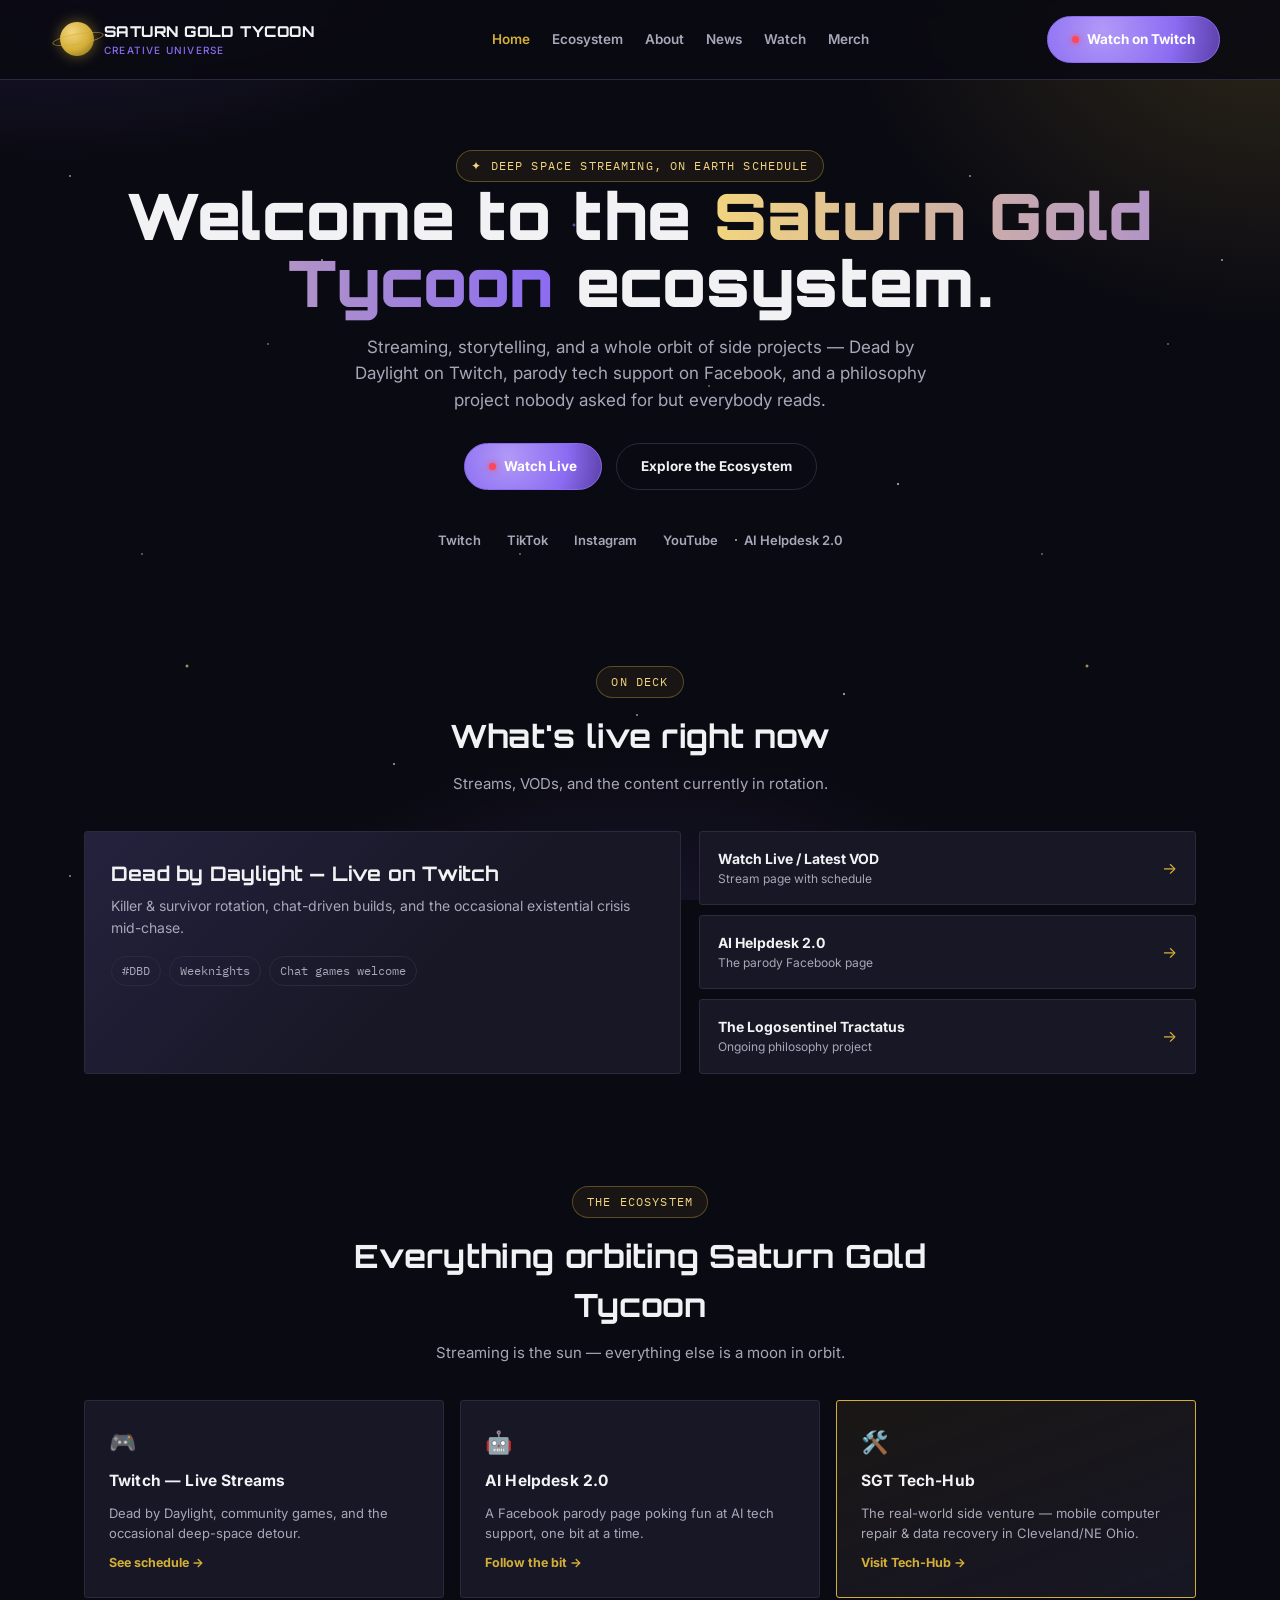
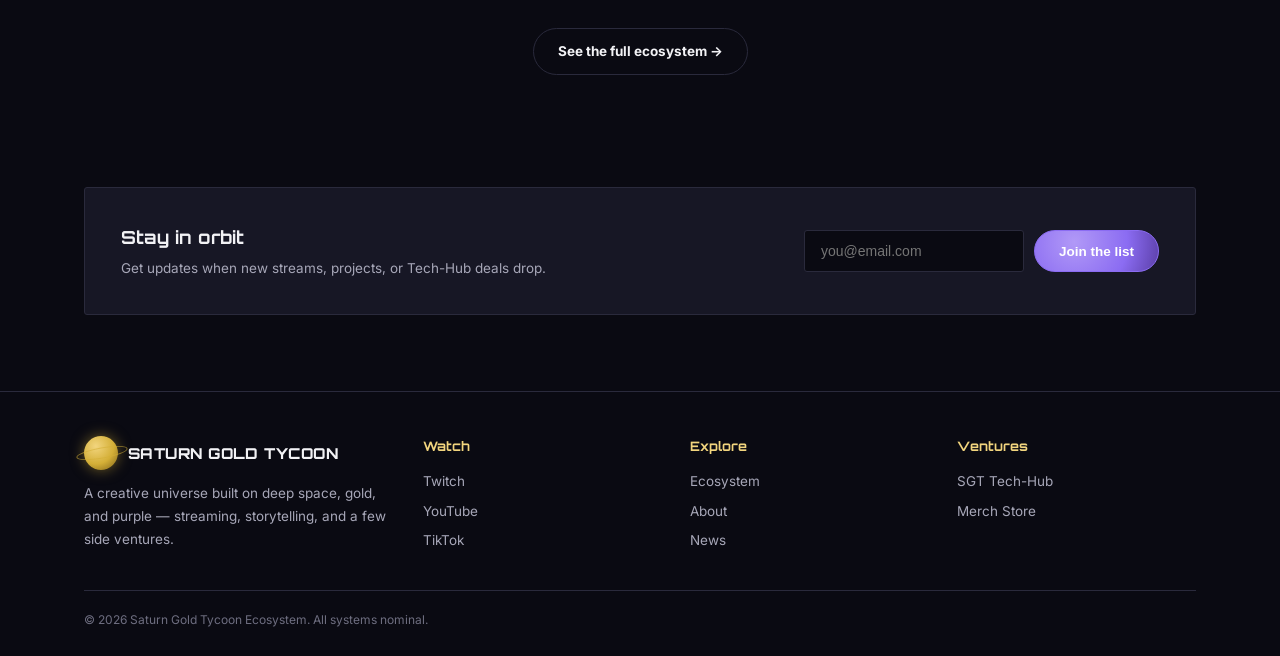
<file: index.html>
<!DOCTYPE html>
<html lang="en">
<head>
<meta charset="UTF-8">
<meta name="viewport" content="width=device-width, initial-scale=1.0">
<title>Saturn Gold Tycoon</title>
<meta name="description" content="Saturn Gold Tycoon — Twitch streamer, Dead by Daylight, and a whole ecosystem of side projects. Watch live and explore.">
<link rel="preconnect" href="https://fonts.googleapis.com">
<link rel="preconnect" href="https://fonts.gstatic.com" crossorigin>
<link href="https://fonts.googleapis.com/css2?family=Orbitron:wght@600;700;800;900&family=Inter:wght@400;500;600;700&family=IBM+Plex+Mono:wght@500&display=swap" rel="stylesheet">
<link rel="stylesheet" href="style.css">
</head>
<body>
<div class="cosmos"></div>

<header>
  <div class="wrap header-row">
    <a href="index.html" class="brand">
      <div class="ring"></div>
      <div class="brand-text">SATURN GOLD TYCOON<span class="sub">Creative Universe</span></div>
    </a>
    <nav>
      <a href="index.html" class="active">Home</a>
      <a href="ecosystem.html">Ecosystem</a>
      <a href="about.html">About</a>
      <a href="news.html">News</a>
      <a href="twitch.html">Watch</a>
      <a href="merch.html">Merch</a>
    </nav>
    <a href="https://twitch.tv/saturngoldtycoon" class="btn btn-purple"><span class="live-dot"></span>Watch on Twitch</a>
  </div>
</header>

<section class="hero">
  <div class="wrap">
    <span class="eyebrow">✦ Deep space streaming, on Earth schedule</span>
    <h1>Welcome to the <span class="accent">Saturn Gold Tycoon</span> ecosystem.</h1>
    <p>Streaming, storytelling, and a whole orbit of side projects — Dead by Daylight on Twitch, parody tech support on Facebook, and a philosophy project nobody asked for but everybody reads.</p>
    <div class="hero-ctas">
      <a href="https://twitch.tv/saturngoldtycoon" class="btn btn-purple"><span class="live-dot"></span>Watch Live</a>
      <a href="ecosystem.html" class="btn btn-ghost">Explore the Ecosystem</a>
    </div>
    <div class="platform-strip">
      <a href="https://twitch.tv/saturngoldtycoon">Twitch</a>
      <a href="https://tiktok.com/@saturngoldtycoon">TikTok</a>
      <a href="https://instagram.com/saturngoldtycoon">Instagram</a>
      <a href="https://youtube.com/@saturngoldtycoon">YouTube</a>
      <a href="ecosystem.html#ai-helpdesk">AI Helpdesk 2.0</a>
    </div>
  </div>
</section>

<section id="now">
  <div class="wrap">
    <div class="section-head">
      <span class="eyebrow">On deck</span>
      <h2>What's live right now</h2>
      <p>Streams, VODs, and the content currently in rotation.</p>
    </div>
    <div class="content-grid">
      <div class="now-card">
        <h3>Dead by Daylight — Live on Twitch</h3>
        <p>Killer &amp; survivor rotation, chat-driven builds, and the occasional existential crisis mid-chase.</p>
        <div class="tag-row">
          <span class="tag">#DBD</span>
          <span class="tag">Weeknights</span>
          <span class="tag">Chat games welcome</span>
        </div>
      </div>
      <div class="link-list">
        <a href="twitch.html" class="link-card"><div><div class="t">Watch Live / Latest VOD</div><div class="d">Stream page with schedule</div></div><span class="arrow">→</span></a>
        <a href="ecosystem.html#ai-helpdesk" class="link-card"><div><div class="t">AI Helpdesk 2.0</div><div class="d">The parody Facebook page</div></div><span class="arrow">→</span></a>
        <a href="ecosystem.html#tractatus" class="link-card"><div><div class="t">The Logosentinel Tractatus</div><div class="d">Ongoing philosophy project</div></div><span class="arrow">→</span></a>
      </div>
    </div>
  </div>
</section>

<section id="ecosystem-preview">
  <div class="wrap">
    <div class="section-head">
      <span class="eyebrow">The ecosystem</span>
      <h2>Everything orbiting Saturn Gold Tycoon</h2>
      <p>Streaming is the sun — everything else is a moon in orbit.</p>
    </div>
    <div class="eco-grid">
      <div class="eco-card">
        <div class="eco-icon">🎮</div>
        <h4>Twitch — Live Streams</h4>
        <p>Dead by Daylight, community games, and the occasional deep-space detour.</p>
        <a href="twitch.html">See schedule →</a>
      </div>
      <div class="eco-card">
        <div class="eco-icon">🤖</div>
        <h4>AI Helpdesk 2.0</h4>
        <p>A Facebook parody page poking fun at AI tech support, one bit at a time.</p>
        <a href="ecosystem.html#ai-helpdesk">Follow the bit →</a>
      </div>
      <div class="eco-card featured">
        <div class="eco-icon">🛠️</div>
        <h4>SGT Tech-Hub</h4>
        <p>The real-world side venture — mobile computer repair &amp; data recovery in Cleveland/NE Ohio.</p>
        <a href="tech-hub/index.html">Visit Tech-Hub →</a>
      </div>
    </div>
    <div style="text-align:center;margin-top:30px;">
      <a href="ecosystem.html" class="btn btn-ghost">See the full ecosystem →</a>
    </div>
  </div>
</section>

<section>
  <div class="wrap">
    <div class="newsletter">
      <div>
        <h3>Stay in orbit</h3>
        <p>Get updates when new streams, projects, or Tech-Hub deals drop.</p>
      </div>
      <form id="newsletterForm">
        <input type="email" placeholder="you@email.com" required>
        <button class="btn btn-purple" type="submit">Join the list</button>
      </form>
    </div>
  </div>
</section>

<footer>
  <div class="wrap">
    <div class="footer-grid">
      <div>
        <div class="brand" style="margin-bottom:12px;"><div class="ring"></div><div class="brand-text">SATURN GOLD TYCOON</div></div>
        <p>A creative universe built on deep space, gold, and purple — streaming, storytelling, and a few side ventures.</p>
      </div>
      <div>
        <h5>Watch</h5>
        <ul>
          <li><a href="https://twitch.tv/saturngoldtycoon">Twitch</a></li>
          <li><a href="https://youtube.com/@saturngoldtycoon">YouTube</a></li>
          <li><a href="https://tiktok.com/@saturngoldtycoon">TikTok</a></li>
        </ul>
      </div>
      <div>
        <h5>Explore</h5>
        <ul>
          <li><a href="ecosystem.html">Ecosystem</a></li>
          <li><a href="about.html">About</a></li>
          <li><a href="news.html">News</a></li>
        </ul>
      </div>
      <div>
        <h5>Ventures</h5>
        <ul>
          <li><a href="tech-hub/index.html">SGT Tech-Hub</a></li>
          <li><a href="merch.html">Merch Store</a></li>
        </ul>
      </div>
    </div>
    <div class="footer-bottom">
      <span>© 2026 Saturn Gold Tycoon Ecosystem. All systems nominal.</span>
    </div>
  </div>
</footer>

<script src="script.js"></script>
</body>
</html>
</file>
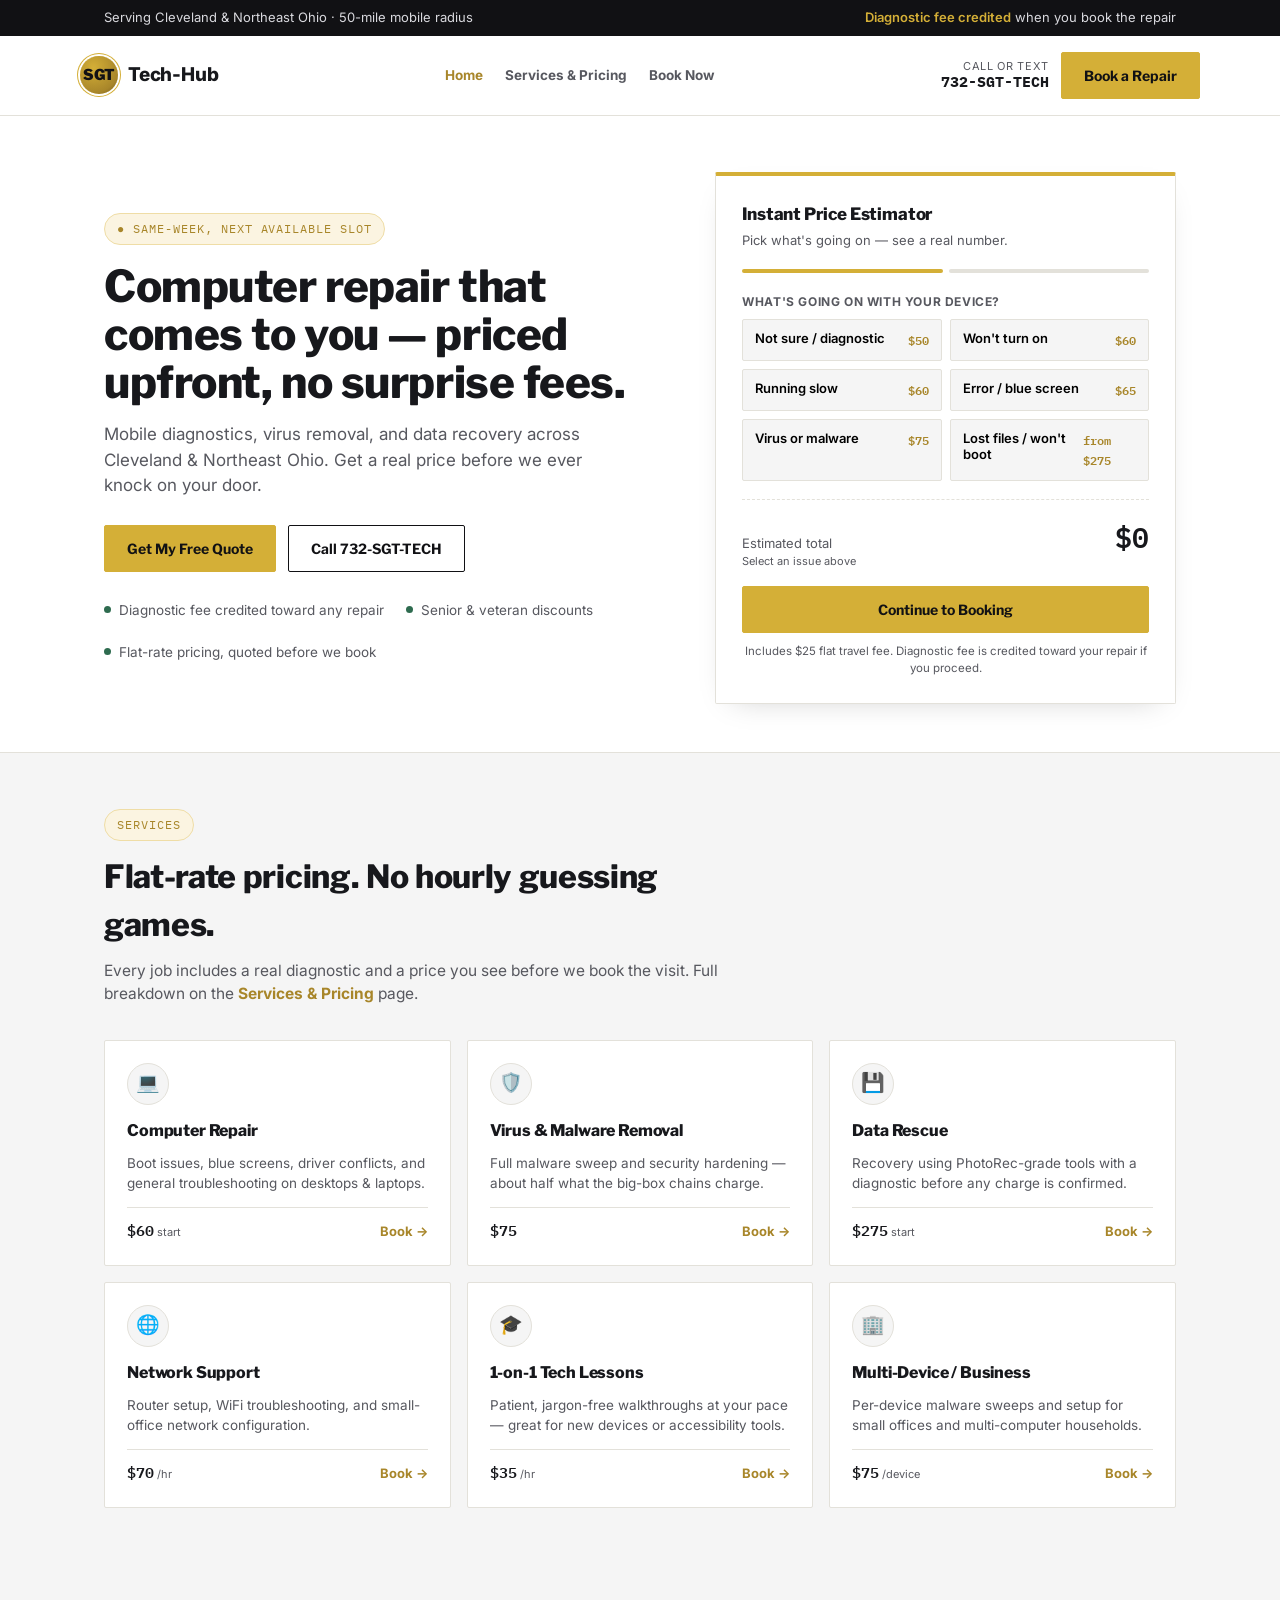
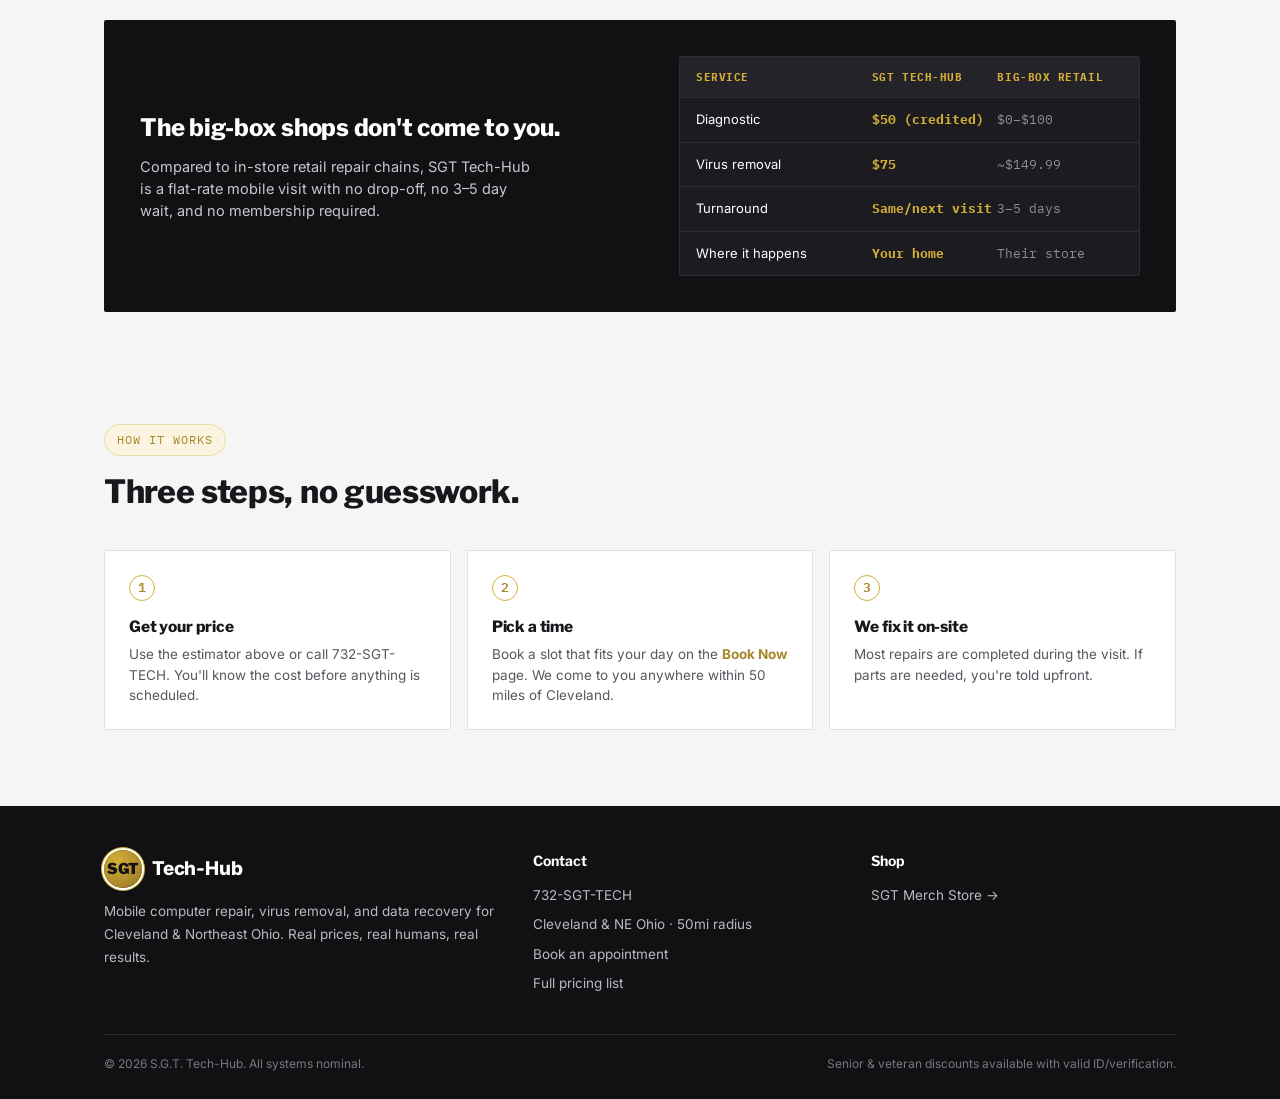
<file: trch-hub/index.html>
<!DOCTYPE html>
<html lang="en">
<head>
<meta charset="UTF-8">
<meta name="viewport" content="width=device-width, initial-scale=1.0">
<title>S.G.T. Tech-Hub | Computer Repair & Data Recovery — Cleveland, OH</title>
<meta name="description" content="Mobile computer repair, virus removal, and data recovery serving Cleveland & Northeast Ohio. Free diagnostic credit with any repair. Book online in minutes.">
<link rel="preconnect" href="https://fonts.googleapis.com">
<link rel="preconnect" href="https://fonts.gstatic.com" crossorigin>
<link href="https://fonts.googleapis.com/css2?family=Libre+Franklin:wght@500;700;800;900&family=Inter:wght@400;500;600&family=IBM+Plex+Mono:wght@500;600&display=swap" rel="stylesheet">
<link rel="stylesheet" href="style.css">
</head>
<body>

<div class="utility-bar">
  <div class="wrap">
    <span>Serving Cleveland &amp; Northeast Ohio · 50-mile mobile radius</span>
    <span><strong>Diagnostic fee credited</strong> when you book the repair</span>
  </div>
</div>

<header>
  <div class="wrap header-row">
    <a href="index.html" class="brand">
      <div class="brand-mark">SGT</div>
      <div class="brand-text">Tech-Hub</div>
    </a>
    <nav>
      <a href="index.html" class="active">Home</a>
      <a href="services.html">Services &amp; Pricing</a>
      <a href="book.html">Book Now</a>
    </nav>
    <div class="header-actions">
      <div class="call-chip">
        <small>Call or text</small>
        <strong>732-SGT-TECH</strong>
      </div>
      <a href="book.html" class="btn btn-gold">Book a Repair</a>
    </div>
  </div>
</header>

<section class="hero">
  <div class="wrap hero-grid">
    <div>
      <span class="eyebrow">● Same-week, next available slot</span>
      <h1>Computer repair that comes to you — priced upfront, no surprise fees.</h1>
      <p class="lede">Mobile diagnostics, virus removal, and data recovery across Cleveland &amp; Northeast Ohio. Get a real price before we ever knock on your door.</p>
      <div class="hero-ctas">
        <a href="book.html" class="btn btn-gold">Get My Free Quote</a>
        <a href="tel:+17327488324" class="btn btn-outline">Call 732-SGT-TECH</a>
      </div>
      <div class="trust-row">
        <div class="trust-item"><span class="dot"></span>Diagnostic fee credited toward any repair</div>
        <div class="trust-item"><span class="dot"></span>Senior &amp; veteran discounts</div>
        <div class="trust-item"><span class="dot"></span>Flat-rate pricing, quoted before we book</div>
      </div>
    </div>

    <div class="quote-card">
      <h3>Instant Price Estimator</h3>
      <div class="sub">Pick what's going on — see a real number.</div>
      <div class="steps"><span class="active"></span><span></span></div>

      <span class="field-label">What's going on with your device?</span>
      <div class="option-grid" id="issueGrid">
        <button data-price="50" data-label="Diagnostic Only">Not sure / diagnostic <span class="p">$50</span></button>
        <button data-price="60" data-label="Won't Turn On">Won't turn on <span class="p">$60</span></button>
        <button data-price="60" data-label="Running Slow">Running slow <span class="p">$60</span></button>
        <button data-price="65" data-label="Error / Blue Screen">Error / blue screen <span class="p">$65</span></button>
        <button data-price="75" data-label="Virus / Malware">Virus or malware <span class="p">$75</span></button>
        <button data-price="275" data-label="Data Recovery">Lost files / won't boot <span class="p">from $275</span></button>
      </div>

      <div class="quote-total">
        <span class="label">Estimated total <span id="issueName" style="display:block;font-size:11px;">Select an issue above</span></span>
        <span class="amount">$<span id="totalPrice">0</span></span>
      </div>
      <a href="book.html" class="btn btn-gold btn-block">Continue to Booking</a>
      <div class="quote-fine">Includes $25 flat travel fee. Diagnostic fee is credited toward your repair if you proceed.</div>
    </div>
  </div>
</section>

<section id="services">
  <div class="wrap">
    <div class="section-head">
      <span class="eyebrow">Services</span>
      <h2>Flat-rate pricing. No hourly guessing games.</h2>
      <p>Every job includes a real diagnostic and a price you see before we book the visit. Full breakdown on the <a href="services.html" style="color:var(--gold-deep);font-weight:700;">Services &amp; Pricing</a> page.</p>
    </div>
    <div class="svc-grid">
      <div class="svc-card">
        <div class="svc-icon">💻</div>
        <h4>Computer Repair</h4>
        <p>Boot issues, blue screens, driver conflicts, and general troubleshooting on desktops &amp; laptops.</p>
        <div class="svc-price-row"><span class="svc-price">$60<small>&nbsp;start</small></span><a href="book.html" class="svc-link">Book →</a></div>
      </div>
      <div class="svc-card">
        <div class="svc-icon">🛡️</div>
        <h4>Virus &amp; Malware Removal</h4>
        <p>Full malware sweep and security hardening — about half what the big-box chains charge.</p>
        <div class="svc-price-row"><span class="svc-price">$75</span><a href="book.html" class="svc-link">Book →</a></div>
      </div>
      <div class="svc-card">
        <div class="svc-icon">💾</div>
        <h4>Data Rescue</h4>
        <p>Recovery using PhotoRec-grade tools with a diagnostic before any charge is confirmed.</p>
        <div class="svc-price-row"><span class="svc-price">$275<small>&nbsp;start</small></span><a href="book.html" class="svc-link">Book →</a></div>
      </div>
      <div class="svc-card">
        <div class="svc-icon">🌐</div>
        <h4>Network Support</h4>
        <p>Router setup, WiFi troubleshooting, and small-office network configuration.</p>
        <div class="svc-price-row"><span class="svc-price">$70<small>&nbsp;/hr</small></span><a href="book.html" class="svc-link">Book →</a></div>
      </div>
      <div class="svc-card">
        <div class="svc-icon">🎓</div>
        <h4>1-on-1 Tech Lessons</h4>
        <p>Patient, jargon-free walkthroughs at your pace — great for new devices or accessibility tools.</p>
        <div class="svc-price-row"><span class="svc-price">$35<small>&nbsp;/hr</small></span><a href="book.html" class="svc-link">Book →</a></div>
      </div>
      <div class="svc-card">
        <div class="svc-icon">🏢</div>
        <h4>Multi-Device / Business</h4>
        <p>Per-device malware sweeps and setup for small offices and multi-computer households.</p>
        <div class="svc-price-row"><span class="svc-price">$75<small>&nbsp;/device</small></span><a href="book.html" class="svc-link">Book →</a></div>
      </div>
    </div>
  </div>
</section>

<section id="compare-section">
  <div class="wrap">
    <div class="compare">
      <div>
        <h2>The big-box shops don't come to you.</h2>
        <p>Compared to in-store retail repair chains, SGT Tech-Hub is a flat-rate mobile visit with no drop-off, no 3–5 day wait, and no membership required.</p>
      </div>
      <div class="compare-table">
        <div class="compare-row head"><span>Service</span><span>SGT Tech-Hub</span><span>Big-box retail</span></div>
        <div class="compare-row"><span>Diagnostic</span><span class="us">$50 (credited)</span><span class="them">$0–$100</span></div>
        <div class="compare-row"><span>Virus removal</span><span class="us">$75</span><span class="them">~$149.99</span></div>
        <div class="compare-row"><span>Turnaround</span><span class="us">Same/next visit</span><span class="them">3–5 days</span></div>
        <div class="compare-row"><span>Where it happens</span><span class="us">Your home</span><span class="them">Their store</span></div>
      </div>
    </div>
  </div>
</section>

<section id="how">
  <div class="wrap">
    <div class="section-head">
      <span class="eyebrow">How it works</span>
      <h2>Three steps, no guesswork.</h2>
    </div>
    <div class="steps-3">
      <div class="step-card">
        <div class="step-num">1</div>
        <h4>Get your price</h4>
        <p>Use the estimator above or call 732-SGT-TECH. You'll know the cost before anything is scheduled.</p>
      </div>
      <div class="step-card">
        <div class="step-num">2</div>
        <h4>Pick a time</h4>
        <p>Book a slot that fits your day on the <a href="book.html" style="color:var(--gold-deep);font-weight:700;">Book Now</a> page. We come to you anywhere within 50 miles of Cleveland.</p>
      </div>
      <div class="step-card">
        <div class="step-num">3</div>
        <h4>We fix it on-site</h4>
        <p>Most repairs are completed during the visit. If parts are needed, you're told upfront.</p>
      </div>
    </div>
  </div>
</section>

<footer>
  <div class="wrap">
    <div class="footer-grid">
      <div>
        <div class="brand" style="margin-bottom:12px;"><div class="brand-mark">SGT</div><div class="brand-text">Tech-Hub</div></div>
        <p>Mobile computer repair, virus removal, and data recovery for Cleveland &amp; Northeast Ohio. Real prices, real humans, real results.</p>
      </div>
      <div>
        <h5>Contact</h5>
        <ul>
          <li><a href="tel:+17327488324">732-SGT-TECH</a></li>
          <li>Cleveland &amp; NE Ohio · 50mi radius</li>
          <li><a href="book.html">Book an appointment</a></li>
          <li><a href="services.html">Full pricing list</a></li>
        </ul>
      </div>
      <div>
        <h5>Shop</h5>
        <ul>
          <li><a href="../merch.html">SGT Merch Store →</a></li>
        </ul>
      </div>
    </div>
    <div class="footer-bottom">
      <span>© 2026 S.G.T. Tech-Hub. All systems nominal.</span>
      <span>Senior &amp; veteran discounts available with valid ID/verification.</span>
    </div>
  </div>
</footer>

<script src="script.js"></script>
</body>
</html>
</file>
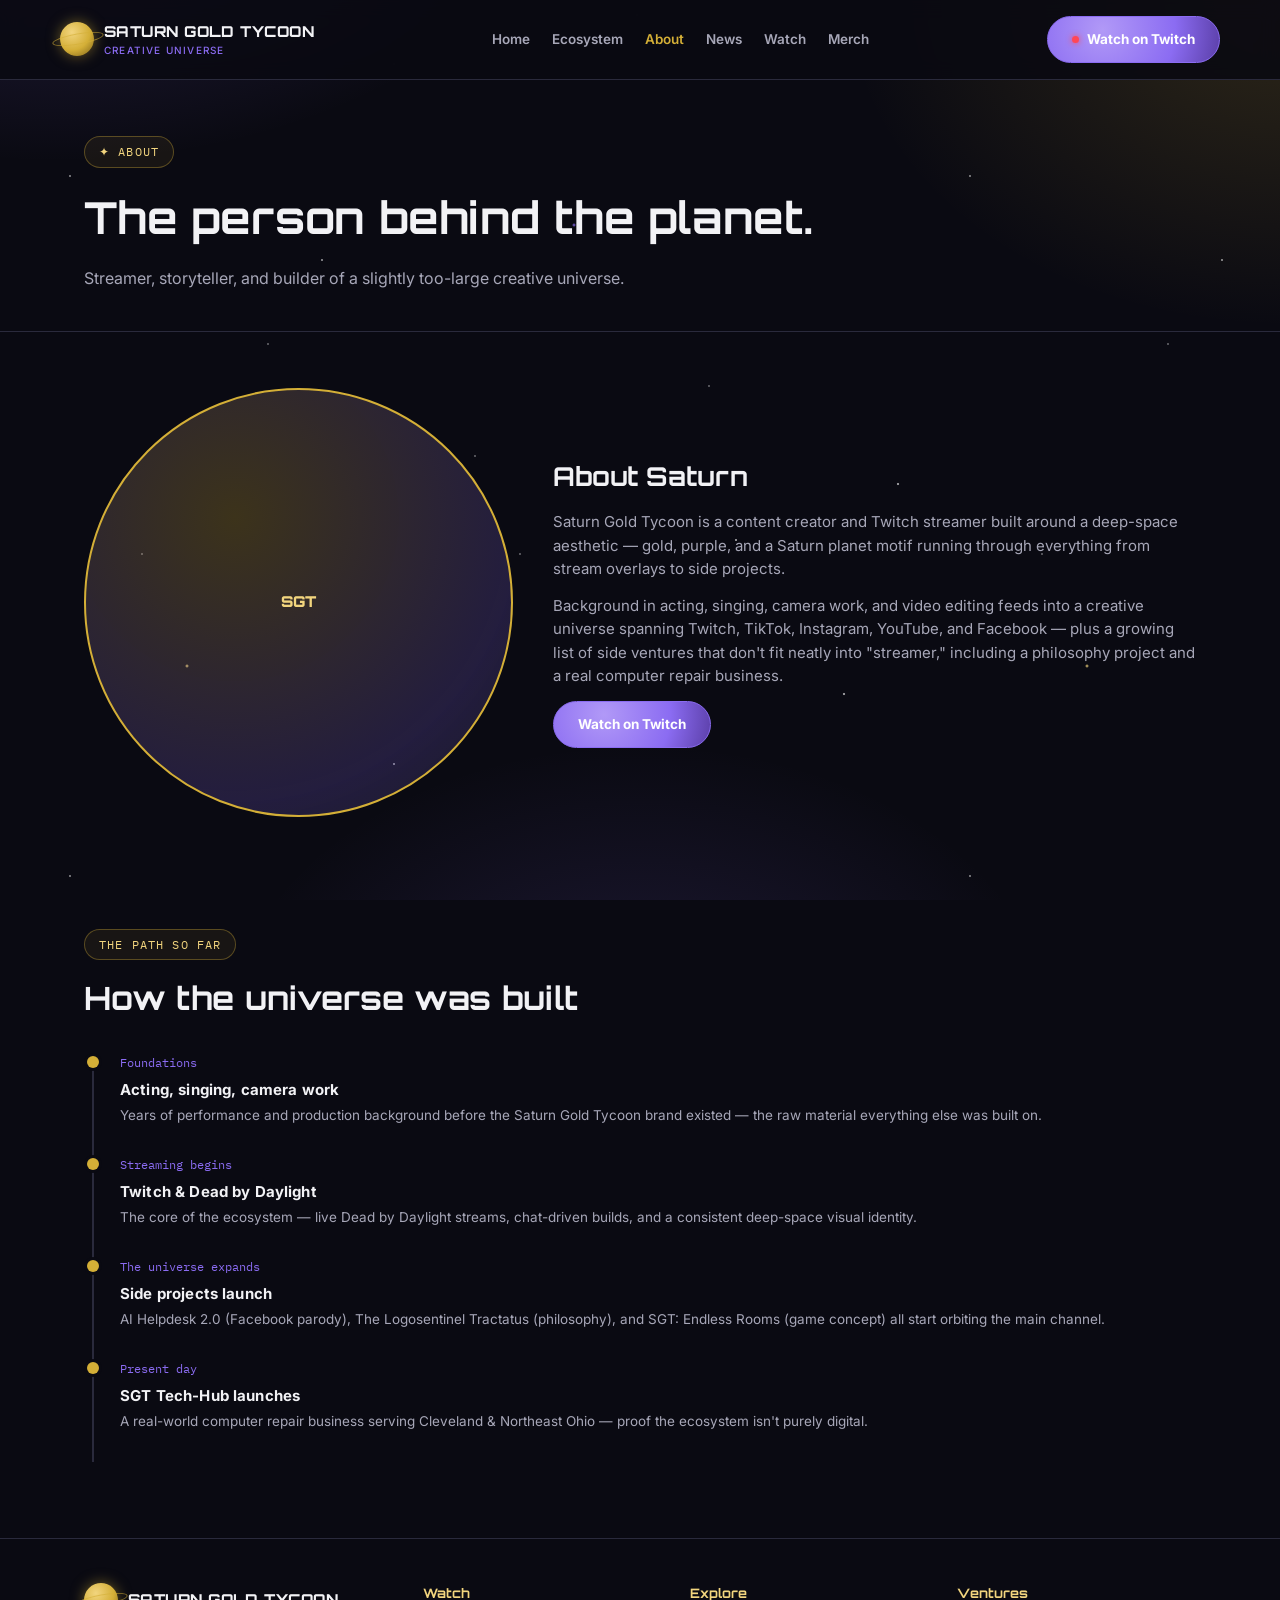
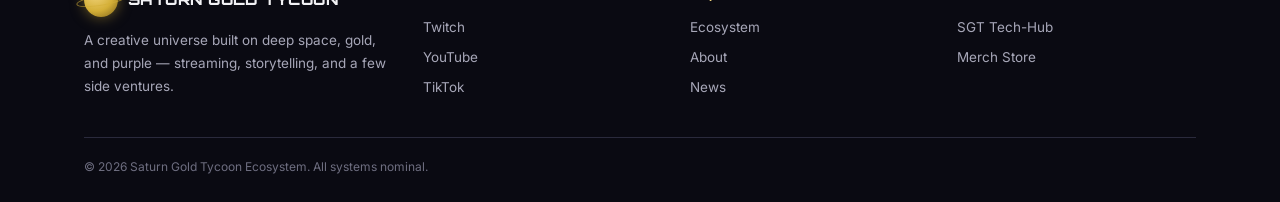
<file: about.html>
<!DOCTYPE html>
<html lang="en">
<head>
<meta charset="UTF-8">
<meta name="viewport" content="width=device-width, initial-scale=1.0">
<title>About | Saturn Gold Tycoon</title>
<meta name="description" content="About Saturn Gold Tycoon — creator background, brand story, and the path from streaming to a full creative universe.">
<link rel="preconnect" href="https://fonts.googleapis.com">
<link rel="preconnect" href="https://fonts.gstatic.com" crossorigin>
<link href="https://fonts.googleapis.com/css2?family=Orbitron:wght@600;700;800;900&family=Inter:wght@400;500;600;700&family=IBM+Plex+Mono:wght@500&display=swap" rel="stylesheet">
<link rel="stylesheet" href="style.css">
</head>
<body>
<div class="cosmos"></div>

<header>
  <div class="wrap header-row">
    <a href="index.html" class="brand">
      <div class="ring"></div>
      <div class="brand-text">SATURN GOLD TYCOON<span class="sub">Creative Universe</span></div>
    </a>
    <nav>
      <a href="index.html">Home</a>
      <a href="ecosystem.html">Ecosystem</a>
      <a href="about.html" class="active">About</a>
      <a href="news.html">News</a>
      <a href="twitch.html">Watch</a>
      <a href="merch.html">Merch</a>
    </nav>
    <a href="https://twitch.tv/saturngoldtycoon" class="btn btn-purple"><span class="live-dot"></span>Watch on Twitch</a>
  </div>
</header>

<div class="page-hero">
  <div class="wrap">
    <span class="eyebrow">✦ About</span>
    <h1>The person behind the planet.</h1>
    <p>Streamer, storyteller, and builder of a slightly too-large creative universe.</p>
  </div>
</div>

<section>
  <div class="wrap">
    <div class="about">
      <div class="about-portrait">SGT</div>
      <div>
        <h2>About Saturn</h2>
        <p>Saturn Gold Tycoon is a content creator and Twitch streamer built around a deep-space aesthetic — gold, purple, and a Saturn planet motif running through everything from stream overlays to side projects.</p>
        <p>Background in acting, singing, camera work, and video editing feeds into a creative universe spanning Twitch, TikTok, Instagram, YouTube, and Facebook — plus a growing list of side ventures that don't fit neatly into "streamer," including a philosophy project and a real computer repair business.</p>
        <a href="https://twitch.tv/saturngoldtycoon" class="btn btn-purple">Watch on Twitch</a>
      </div>
    </div>
  </div>
</section>

<section>
  <div class="wrap">
    <div class="section-head left">
      <span class="eyebrow">The path so far</span>
      <h2>How the universe was built</h2>
    </div>
    <div class="timeline">
      <div class="timeline-item">
        <span class="when">Foundations</span>
        <h4>Acting, singing, camera work</h4>
        <p>Years of performance and production background before the Saturn Gold Tycoon brand existed — the raw material everything else was built on.</p>
      </div>
      <div class="timeline-item">
        <span class="when">Streaming begins</span>
        <h4>Twitch &amp; Dead by Daylight</h4>
        <p>The core of the ecosystem — live Dead by Daylight streams, chat-driven builds, and a consistent deep-space visual identity.</p>
      </div>
      <div class="timeline-item">
        <span class="when">The universe expands</span>
        <h4>Side projects launch</h4>
        <p>AI Helpdesk 2.0 (Facebook parody), The Logosentinel Tractatus (philosophy), and SGT: Endless Rooms (game concept) all start orbiting the main channel.</p>
      </div>
      <div class="timeline-item">
        <span class="when">Present day</span>
        <h4>SGT Tech-Hub launches</h4>
        <p>A real-world computer repair business serving Cleveland &amp; Northeast Ohio — proof the ecosystem isn't purely digital.</p>
      </div>
    </div>
  </div>
</section>

<footer>
  <div class="wrap">
    <div class="footer-grid">
      <div>
        <div class="brand" style="margin-bottom:12px;"><div class="ring"></div><div class="brand-text">SATURN GOLD TYCOON</div></div>
        <p>A creative universe built on deep space, gold, and purple — streaming, storytelling, and a few side ventures.</p>
      </div>
      <div>
        <h5>Watch</h5>
        <ul>
          <li><a href="https://twitch.tv/saturngoldtycoon">Twitch</a></li>
          <li><a href="https://youtube.com/@saturngoldtycoon">YouTube</a></li>
          <li><a href="https://tiktok.com/@saturngoldtycoon">TikTok</a></li>
        </ul>
      </div>
      <div>
        <h5>Explore</h5>
        <ul>
          <li><a href="ecosystem.html">Ecosystem</a></li>
          <li><a href="about.html">About</a></li>
          <li><a href="news.html">News</a></li>
        </ul>
      </div>
      <div>
        <h5>Ventures</h5>
        <ul>
          <li><a href="tech-hub/index.html">SGT Tech-Hub</a></li>
          <li><a href="merch.html">Merch Store</a></li>
        </ul>
      </div>
    </div>
    <div class="footer-bottom">
      <span>© 2026 Saturn Gold Tycoon Ecosystem. All systems nominal.</span>
    </div>
  </div>
</footer>

<script src="script.js"></script>
</body>
</html>
</file>
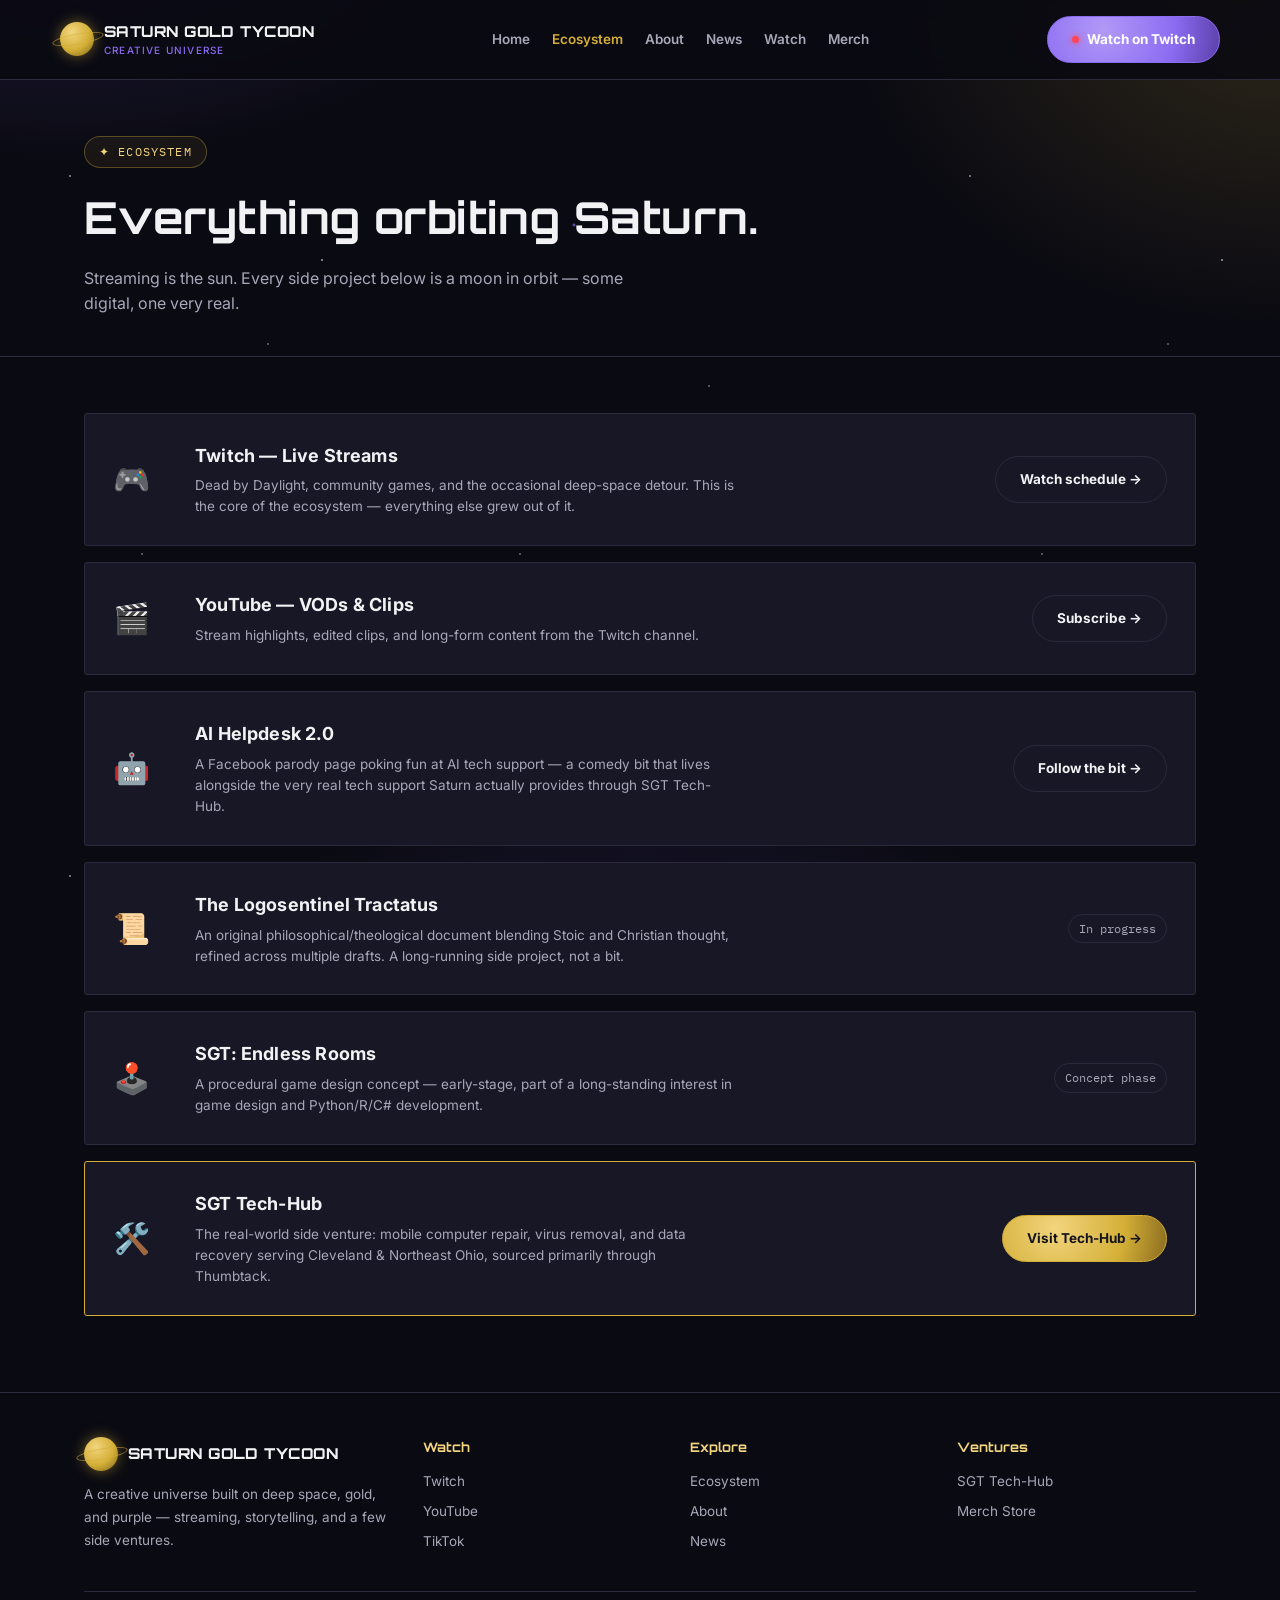
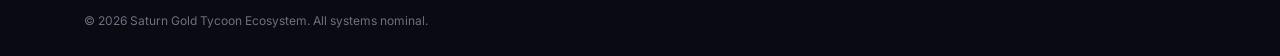
<file: ecosystem.html>
<!DOCTYPE html>
<html lang="en">
<head>
<meta charset="UTF-8">
<meta name="viewport" content="width=device-width, initial-scale=1.0">
<title>Ecosystem | Saturn Gold Tycoon</title>
<meta name="description" content="Every project orbiting Saturn Gold Tycoon — Twitch, AI Helpdesk 2.0, The Logosentinel Tractatus, SGT: Endless Rooms, and SGT Tech-Hub.">
<link rel="preconnect" href="https://fonts.googleapis.com">
<link rel="preconnect" href="https://fonts.gstatic.com" crossorigin>
<link href="https://fonts.googleapis.com/css2?family=Orbitron:wght@600;700;800;900&family=Inter:wght@400;500;600;700&family=IBM+Plex+Mono:wght@500&display=swap" rel="stylesheet">
<link rel="stylesheet" href="style.css">
<style>
  .full-eco-list{display:flex;flex-direction:column;gap:16px;}
  .full-eco-item{
    background:var(--surface);border:1px solid var(--line);border-radius:var(--radius);
    padding:28px;display:grid;grid-template-columns:60px 1fr auto;gap:22px;align-items:center;scroll-margin-top:90px;
  }
  .full-eco-item .icon{font-size:30px;}
  .full-eco-item h3{font-size:18px;font-family:'Inter';font-weight:700;margin-bottom:6px;}
  .full-eco-item p{font-size:13.5px;color:var(--ink-soft);max-width:60ch;}
  .full-eco-item.featured{border-color:var(--gold);}
  @media(max-width:700px){.full-eco-item{grid-template-columns:1fr;text-align:left;}}
</style>
</head>
<body>
<div class="cosmos"></div>

<header>
  <div class="wrap header-row">
    <a href="index.html" class="brand">
      <div class="ring"></div>
      <div class="brand-text">SATURN GOLD TYCOON<span class="sub">Creative Universe</span></div>
    </a>
    <nav>
      <a href="index.html">Home</a>
      <a href="ecosystem.html" class="active">Ecosystem</a>
      <a href="about.html">About</a>
      <a href="news.html">News</a>
      <a href="twitch.html">Watch</a>
      <a href="merch.html">Merch</a>
    </nav>
    <a href="https://twitch.tv/saturngoldtycoon" class="btn btn-purple"><span class="live-dot"></span>Watch on Twitch</a>
  </div>
</header>

<div class="page-hero">
  <div class="wrap">
    <span class="eyebrow">✦ Ecosystem</span>
    <h1>Everything orbiting Saturn.</h1>
    <p>Streaming is the sun. Every side project below is a moon in orbit — some digital, one very real.</p>
  </div>
</div>

<section>
  <div class="wrap">
    <div class="full-eco-list">

      <div class="full-eco-item" id="twitch">
        <div class="icon">🎮</div>
        <div>
          <h3>Twitch — Live Streams</h3>
          <p>Dead by Daylight, community games, and the occasional deep-space detour. This is the core of the ecosystem — everything else grew out of it.</p>
        </div>
        <a href="twitch.html" class="btn btn-ghost">Watch schedule →</a>
      </div>

      <div class="full-eco-item" id="youtube">
        <div class="icon">🎬</div>
        <div>
          <h3>YouTube — VODs &amp; Clips</h3>
          <p>Stream highlights, edited clips, and long-form content from the Twitch channel.</p>
        </div>
        <a href="https://youtube.com/@saturngoldtycoon" class="btn btn-ghost">Subscribe →</a>
      </div>

      <div class="full-eco-item" id="ai-helpdesk">
        <div class="icon">🤖</div>
        <div>
          <h3>AI Helpdesk 2.0</h3>
          <p>A Facebook parody page poking fun at AI tech support — a comedy bit that lives alongside the very real tech support Saturn actually provides through SGT Tech-Hub.</p>
        </div>
        <a href="https://facebook.com" class="btn btn-ghost">Follow the bit →</a>
      </div>

      <div class="full-eco-item" id="tractatus">
        <div class="icon">📜</div>
        <div>
          <h3>The Logosentinel Tractatus</h3>
          <p>An original philosophical/theological document blending Stoic and Christian thought, refined across multiple drafts. A long-running side project, not a bit.</p>
        </div>
        <span class="tag">In progress</span>
      </div>

      <div class="full-eco-item" id="endless-rooms">
        <div class="icon">🕹️</div>
        <div>
          <h3>SGT: Endless Rooms</h3>
          <p>A procedural game design concept — early-stage, part of a long-standing interest in game design and Python/R/C# development.</p>
        </div>
        <span class="tag">Concept phase</span>
      </div>

      <div class="full-eco-item featured" id="tech-hub">
        <div class="icon">🛠️</div>
        <div>
          <h3>SGT Tech-Hub</h3>
          <p>The real-world side venture: mobile computer repair, virus removal, and data recovery serving Cleveland &amp; Northeast Ohio, sourced primarily through Thumbtack.</p>
        </div>
        <a href="tech-hub/index.html" class="btn btn-gold">Visit Tech-Hub →</a>
      </div>

    </div>
  </div>
</section>

<footer>
  <div class="wrap">
    <div class="footer-grid">
      <div>
        <div class="brand" style="margin-bottom:12px;"><div class="ring"></div><div class="brand-text">SATURN GOLD TYCOON</div></div>
        <p>A creative universe built on deep space, gold, and purple — streaming, storytelling, and a few side ventures.</p>
      </div>
      <div>
        <h5>Watch</h5>
        <ul>
          <li><a href="https://twitch.tv/saturngoldtycoon">Twitch</a></li>
          <li><a href="https://youtube.com/@saturngoldtycoon">YouTube</a></li>
          <li><a href="https://tiktok.com/@saturngoldtycoon">TikTok</a></li>
        </ul>
      </div>
      <div>
        <h5>Explore</h5>
        <ul>
          <li><a href="ecosystem.html">Ecosystem</a></li>
          <li><a href="about.html">About</a></li>
          <li><a href="news.html">News</a></li>
        </ul>
      </div>
      <div>
        <h5>Ventures</h5>
        <ul>
          <li><a href="tech-hub/index.html">SGT Tech-Hub</a></li>
          <li><a href="merch.html">Merch Store</a></li>
        </ul>
      </div>
    </div>
    <div class="footer-bottom">
      <span>© 2026 Saturn Gold Tycoon Ecosystem. All systems nominal.</span>
    </div>
  </div>
</footer>

<script src="script.js"></script>
</body>
</html>
</file>
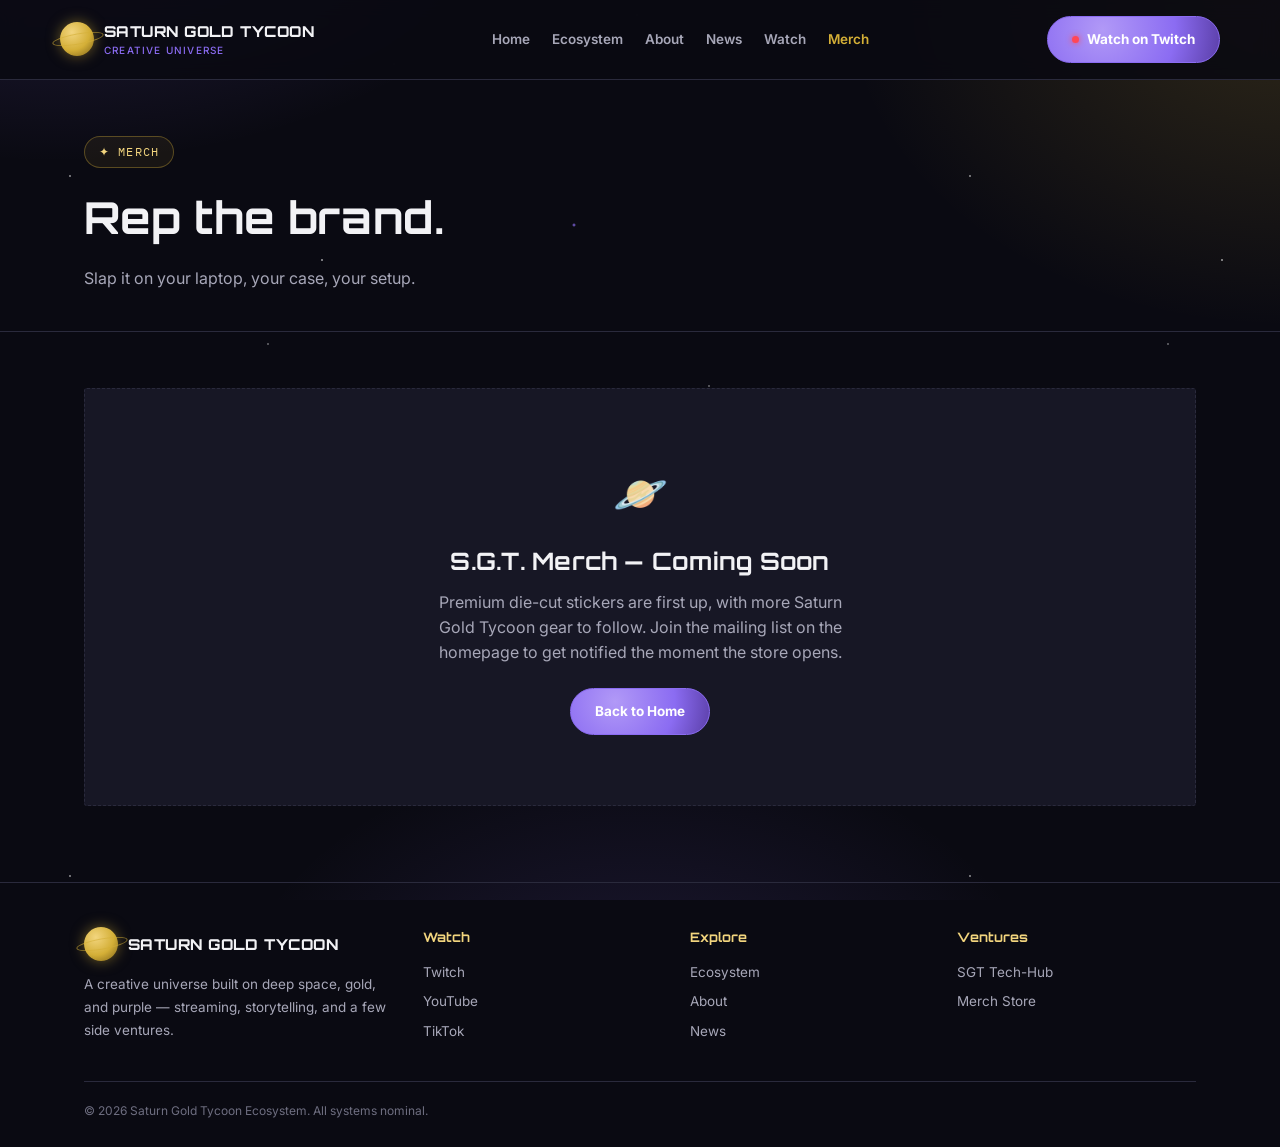
<file: merch.html>
<!DOCTYPE html>
<html lang="en">
<head>
<meta charset="UTF-8">
<meta name="viewport" content="width=device-width, initial-scale=1.0">
<title>Merch | Saturn Gold Tycoon</title>
<meta name="description" content="Saturn Gold Tycoon merch — die-cut stickers and more, coming soon.">
<link rel="preconnect" href="https://fonts.googleapis.com">
<link rel="preconnect" href="https://fonts.gstatic.com" crossorigin>
<link href="https://fonts.googleapis.com/css2?family=Orbitron:wght@600;700;800;900&family=Inter:wght@400;500;600;700&family=IBM+Plex+Mono:wght@500&display=swap" rel="stylesheet">
<link rel="stylesheet" href="style.css">
</head>
<body>
<div class="cosmos"></div>

<header>
  <div class="wrap header-row">
    <a href="index.html" class="brand">
      <div class="ring"></div>
      <div class="brand-text">SATURN GOLD TYCOON<span class="sub">Creative Universe</span></div>
    </a>
    <nav>
      <a href="index.html">Home</a>
      <a href="ecosystem.html">Ecosystem</a>
      <a href="about.html">About</a>
      <a href="news.html">News</a>
      <a href="twitch.html">Watch</a>
      <a href="merch.html" class="active">Merch</a>
    </nav>
    <a href="https://twitch.tv/saturngoldtycoon" class="btn btn-purple"><span class="live-dot"></span>Watch on Twitch</a>
  </div>
</header>

<div class="page-hero">
  <div class="wrap">
    <span class="eyebrow">✦ Merch</span>
    <h1>Rep the brand.</h1>
    <p>Slap it on your laptop, your case, your setup.</p>
  </div>
</div>

<section>
  <div class="wrap">
    <div class="coming-soon">
      <div class="glyph">🪐</div>
      <h2>S.G.T. Merch — Coming Soon</h2>
      <p>Premium die-cut stickers are first up, with more Saturn Gold Tycoon gear to follow. Join the mailing list on the homepage to get notified the moment the store opens.</p>
      <a href="index.html#now" class="btn btn-purple">Back to Home</a>
    </div>
  </div>
</section>

<footer>
  <div class="wrap">
    <div class="footer-grid">
      <div>
        <div class="brand" style="margin-bottom:12px;"><div class="ring"></div><div class="brand-text">SATURN GOLD TYCOON</div></div>
        <p>A creative universe built on deep space, gold, and purple — streaming, storytelling, and a few side ventures.</p>
      </div>
      <div>
        <h5>Watch</h5>
        <ul>
          <li><a href="https://twitch.tv/saturngoldtycoon">Twitch</a></li>
          <li><a href="https://youtube.com/@saturngoldtycoon">YouTube</a></li>
          <li><a href="https://tiktok.com/@saturngoldtycoon">TikTok</a></li>
        </ul>
      </div>
      <div>
        <h5>Explore</h5>
        <ul>
          <li><a href="ecosystem.html">Ecosystem</a></li>
          <li><a href="about.html">About</a></li>
          <li><a href="news.html">News</a></li>
        </ul>
      </div>
      <div>
        <h5>Ventures</h5>
        <ul>
          <li><a href="tech-hub/index.html">SGT Tech-Hub</a></li>
          <li><a href="merch.html">Merch Store</a></li>
        </ul>
      </div>
    </div>
    <div class="footer-bottom">
      <span>© 2026 Saturn Gold Tycoon Ecosystem. All systems nominal.</span>
    </div>
  </div>
</footer>

<script src="script.js"></script>
</body>
</html>
</file>
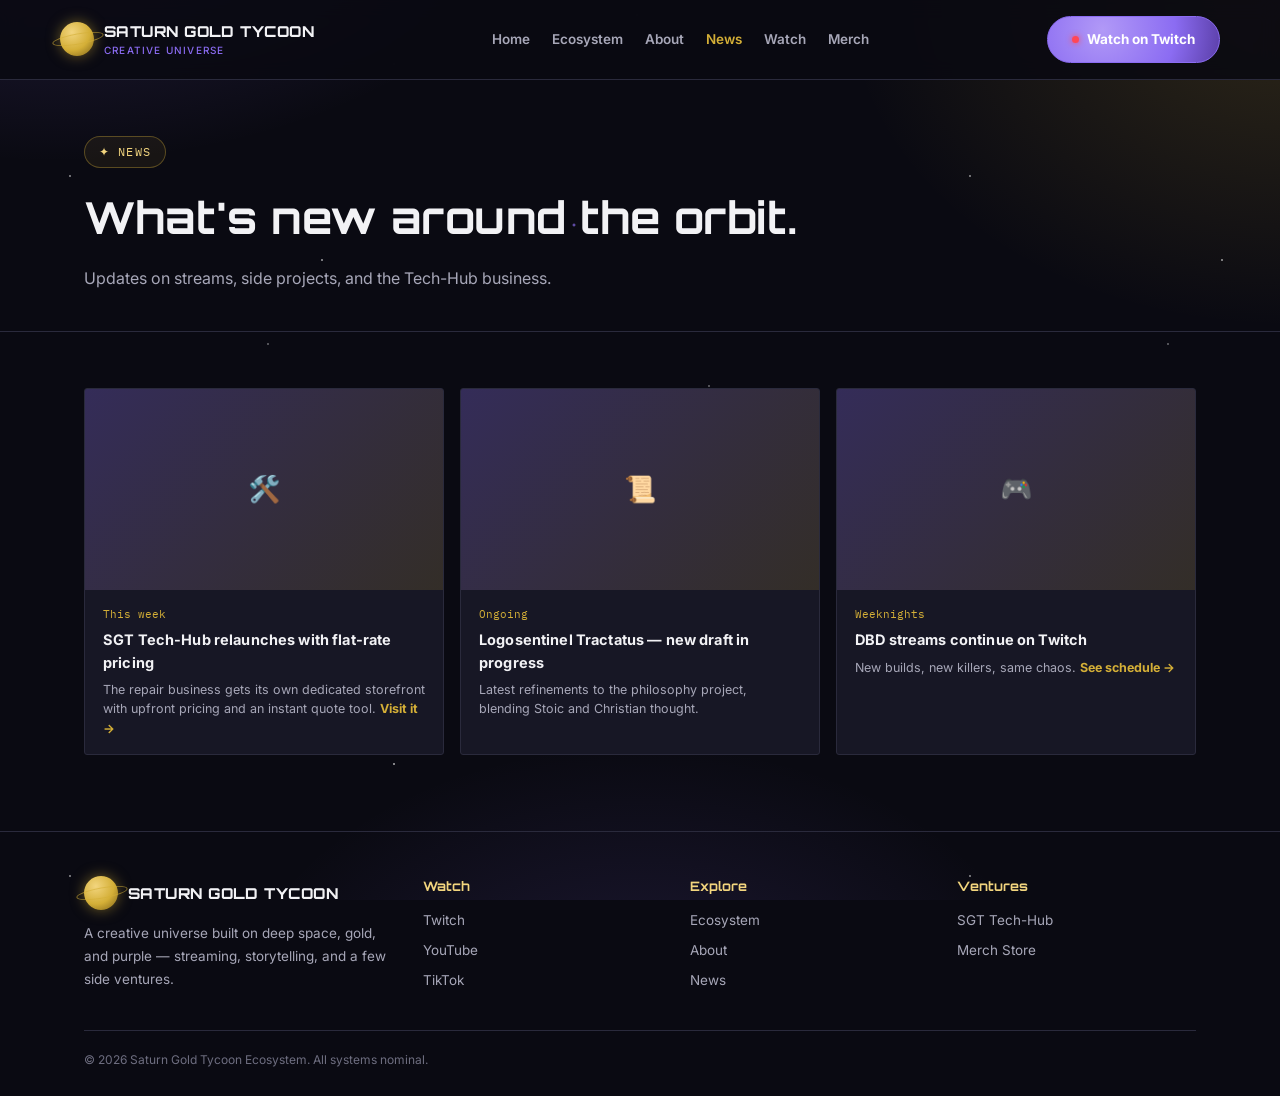
<file: news.html>
<!DOCTYPE html>
<html lang="en">
<head>
<meta charset="UTF-8">
<meta name="viewport" content="width=device-width, initial-scale=1.0">
<title>News | Saturn Gold Tycoon</title>
<meta name="description" content="Latest updates from Saturn Gold Tycoon and the wider ecosystem.">
<link rel="preconnect" href="https://fonts.googleapis.com">
<link rel="preconnect" href="https://fonts.gstatic.com" crossorigin>
<link href="https://fonts.googleapis.com/css2?family=Orbitron:wght@600;700;800;900&family=Inter:wght@400;500;600;700&family=IBM+Plex+Mono:wght@500&display=swap" rel="stylesheet">
<link rel="stylesheet" href="style.css">
</head>
<body>
<div class="cosmos"></div>

<header>
  <div class="wrap header-row">
    <a href="index.html" class="brand">
      <div class="ring"></div>
      <div class="brand-text">SATURN GOLD TYCOON<span class="sub">Creative Universe</span></div>
    </a>
    <nav>
      <a href="index.html">Home</a>
      <a href="ecosystem.html">Ecosystem</a>
      <a href="about.html">About</a>
      <a href="news.html" class="active">News</a>
      <a href="twitch.html">Watch</a>
      <a href="merch.html">Merch</a>
    </nav>
    <a href="https://twitch.tv/saturngoldtycoon" class="btn btn-purple"><span class="live-dot"></span>Watch on Twitch</a>
  </div>
</header>

<div class="page-hero">
  <div class="wrap">
    <span class="eyebrow">✦ News</span>
    <h1>What's new around the orbit.</h1>
    <p>Updates on streams, side projects, and the Tech-Hub business.</p>
  </div>
</div>

<section>
  <div class="wrap">
    <div class="news-grid">
      <div class="news-card">
        <div class="news-thumb">🛠️</div>
        <div class="news-body">
          <div class="news-date">This week</div>
          <h4>SGT Tech-Hub relaunches with flat-rate pricing</h4>
          <p>The repair business gets its own dedicated storefront with upfront pricing and an instant quote tool. <a href="tech-hub/index.html" style="color:var(--gold);font-weight:700;">Visit it →</a></p>
        </div>
      </div>
      <div class="news-card">
        <div class="news-thumb">📜</div>
        <div class="news-body">
          <div class="news-date">Ongoing</div>
          <h4>Logosentinel Tractatus — new draft in progress</h4>
          <p>Latest refinements to the philosophy project, blending Stoic and Christian thought.</p>
        </div>
      </div>
      <div class="news-card">
        <div class="news-thumb">🎮</div>
        <div class="news-body">
          <div class="news-date">Weeknights</div>
          <h4>DBD streams continue on Twitch</h4>
          <p>New builds, new killers, same chaos. <a href="twitch.html" style="color:var(--gold);font-weight:700;">See schedule →</a></p>
        </div>
      </div>
    </div>
  </div>
</section>

<footer>
  <div class="wrap">
    <div class="footer-grid">
      <div>
        <div class="brand" style="margin-bottom:12px;"><div class="ring"></div><div class="brand-text">SATURN GOLD TYCOON</div></div>
        <p>A creative universe built on deep space, gold, and purple — streaming, storytelling, and a few side ventures.</p>
      </div>
      <div>
        <h5>Watch</h5>
        <ul>
          <li><a href="https://twitch.tv/saturngoldtycoon">Twitch</a></li>
          <li><a href="https://youtube.com/@saturngoldtycoon">YouTube</a></li>
          <li><a href="https://tiktok.com/@saturngoldtycoon">TikTok</a></li>
        </ul>
      </div>
      <div>
        <h5>Explore</h5>
        <ul>
          <li><a href="ecosystem.html">Ecosystem</a></li>
          <li><a href="about.html">About</a></li>
          <li><a href="news.html">News</a></li>
        </ul>
      </div>
      <div>
        <h5>Ventures</h5>
        <ul>
          <li><a href="tech-hub/index.html">SGT Tech-Hub</a></li>
          <li><a href="merch.html">Merch Store</a></li>
        </ul>
      </div>
    </div>
    <div class="footer-bottom">
      <span>© 2026 Saturn Gold Tycoon Ecosystem. All systems nominal.</span>
    </div>
  </div>
</footer>

<script src="script.js"></script>
</body>
</html>
</file>
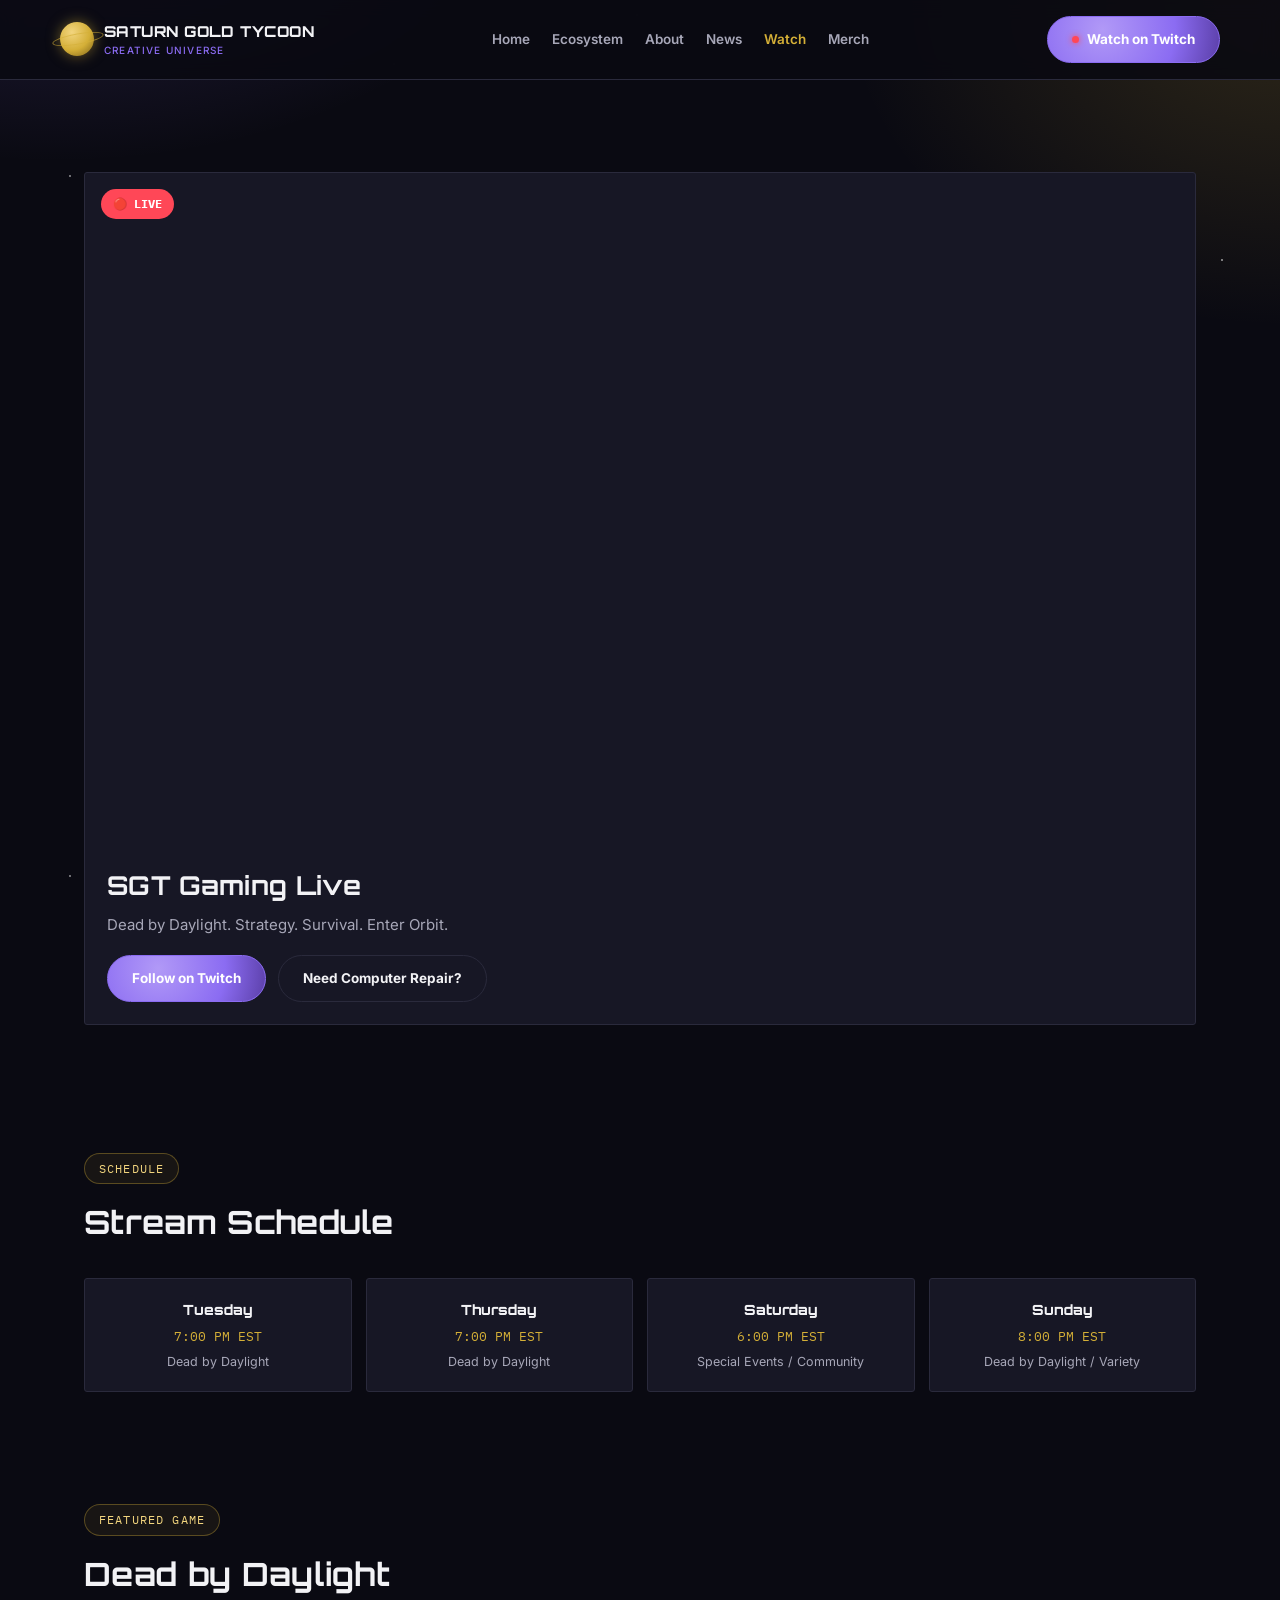
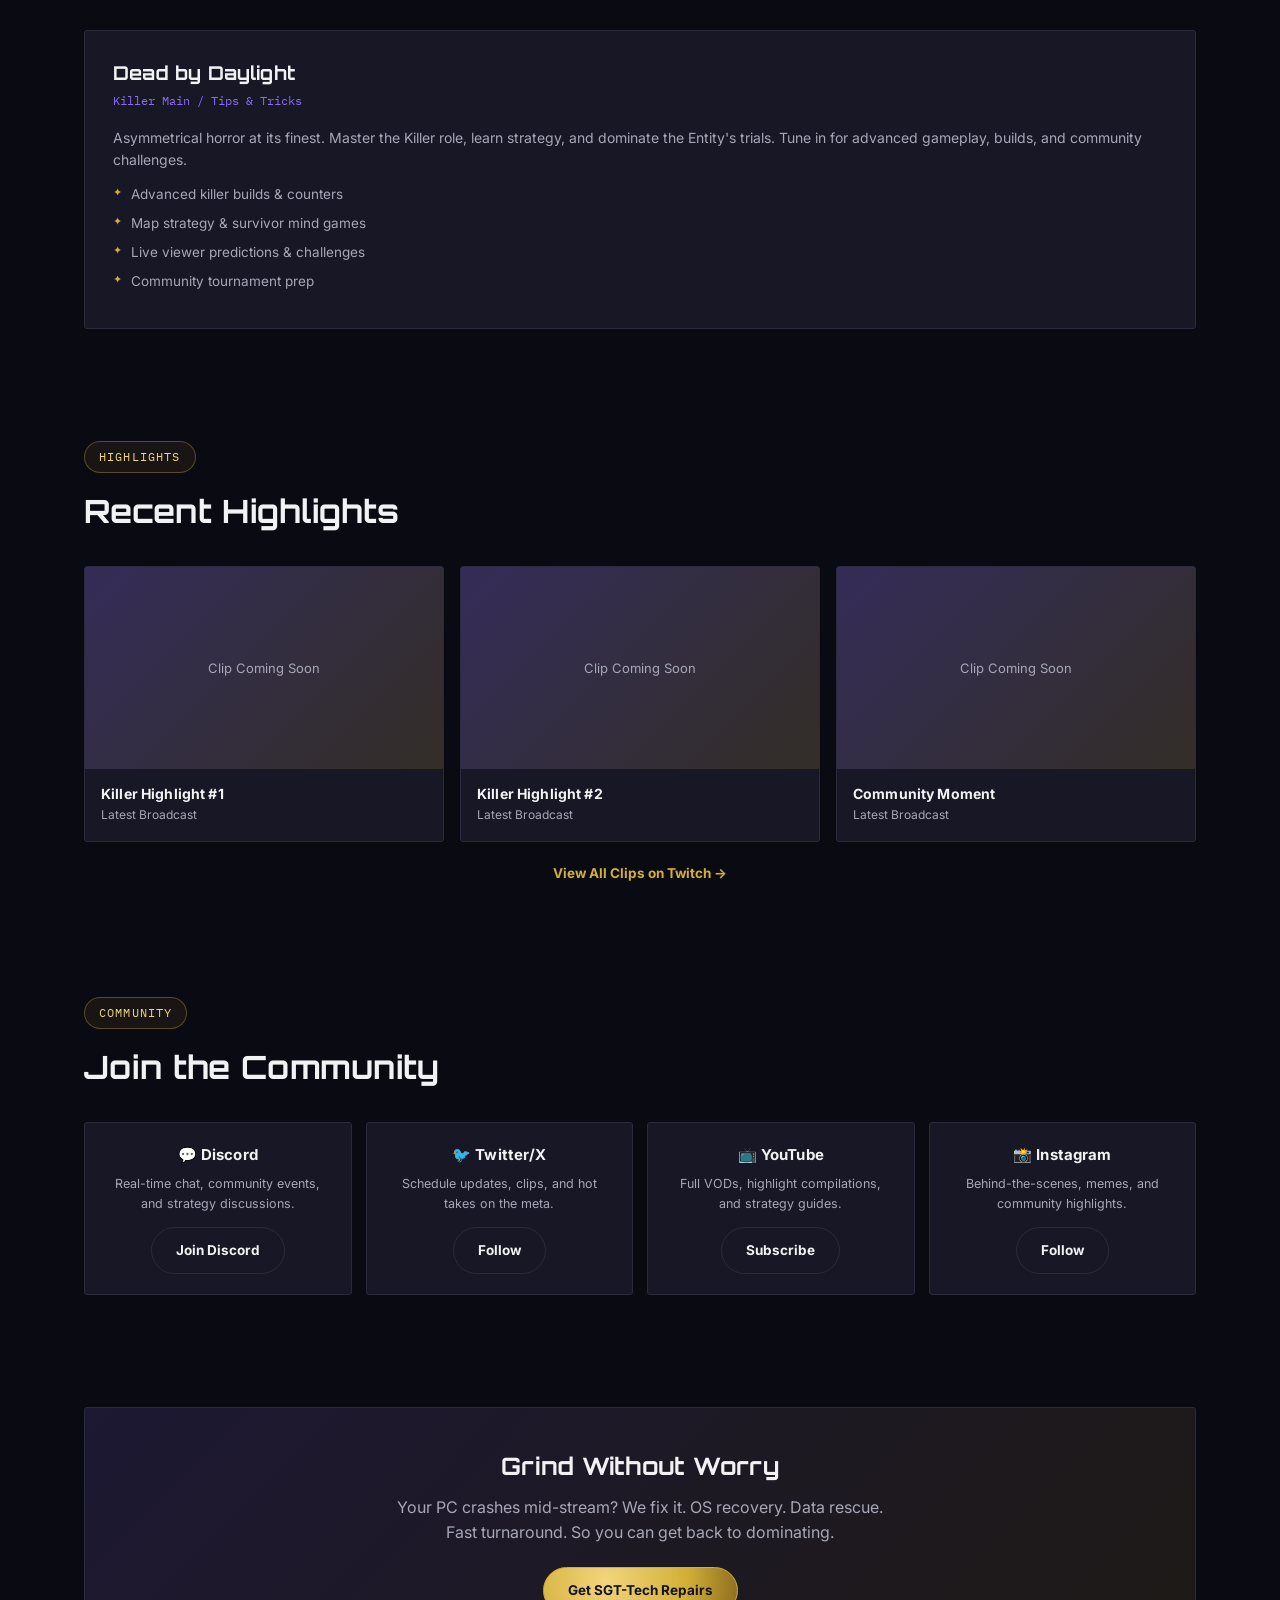
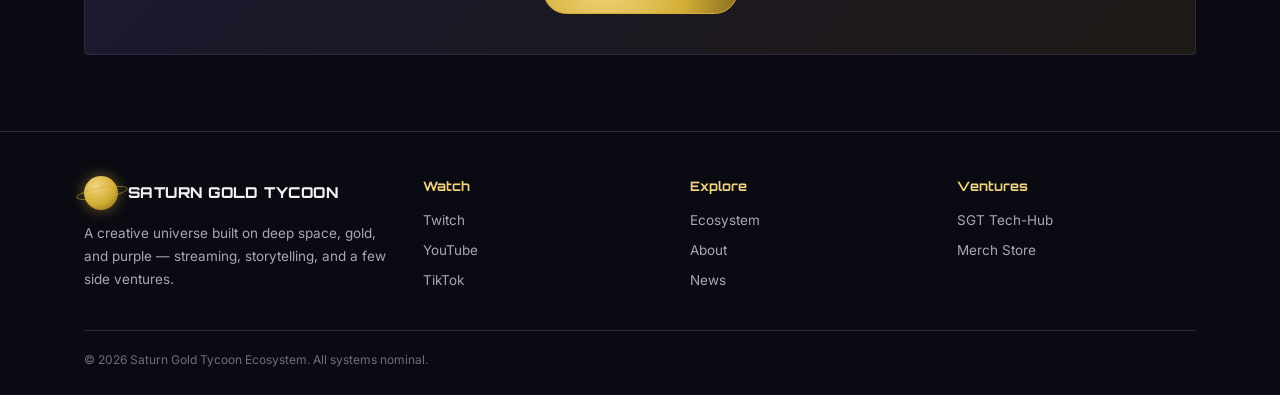
<file: twitch.html>
<!DOCTYPE html>
<html lang="en">
<head>
<meta charset="UTF-8">
<meta name="viewport" content="width=device-width, initial-scale=1.0">
<title>SGT Gaming Live | Saturn Gold Tycoon Twitch</title>
<meta name="description" content="Watch Saturn Gold Tycoon live on Twitch — Dead by Daylight streams, schedule, clips, and community.">
<link rel="preconnect" href="https://fonts.googleapis.com">
<link rel="preconnect" href="https://fonts.gstatic.com" crossorigin>
<link href="https://fonts.googleapis.com/css2?family=Orbitron:wght@600;700;800;900&family=Inter:wght@400;500;600;700&family=IBM+Plex+Mono:wght@500&display=swap" rel="stylesheet">
<link rel="stylesheet" href="style.css">
<style>
  .live-hero{background:var(--surface);border:1px solid var(--line);border-radius:var(--radius);overflow:hidden;margin-bottom:16px;}
  .live-badge{display:inline-flex;align-items:center;gap:6px;background:#ff4757;color:#fff;font-family:'IBM Plex Mono';font-size:11.5px;font-weight:700;padding:6px 12px;margin:16px 0 0 16px;border-radius:20px;}
  .live-hero iframe{width:100%;display:block;border:0;aspect-ratio:16/9;height:auto;}
  .stream-info{padding:22px;}
  .stream-info h1{font-size:26px;margin-bottom:8px;}
  .stream-info .tagline{color:var(--ink-soft);font-size:15px;margin-bottom:18px;}
  .stream-actions{display:flex;gap:12px;flex-wrap:wrap;}

  .schedule-grid{display:grid;grid-template-columns:repeat(4,1fr);gap:14px;}
  .schedule-card{background:var(--surface);border:1px solid var(--line);border-radius:var(--radius);padding:20px;text-align:center;}
  .schedule-card .day{font-family:'Orbitron';font-weight:800;font-size:14px;margin-bottom:6px;}
  .schedule-card .time{font-family:'IBM Plex Mono';font-size:12.5px;color:var(--gold);margin-bottom:6px;}
  .schedule-card .game{font-size:12.5px;color:var(--ink-soft);}

  .game-card{background:var(--surface);border:1px solid var(--line);border-radius:var(--radius);padding:28px;}
  .game-card h3{font-size:19px;margin-bottom:4px;}
  .game-card .game-role{color:var(--purple);font-family:'IBM Plex Mono';font-size:12px;margin-bottom:16px;}
  .game-card p{color:var(--ink-soft);font-size:14px;margin-bottom:14px;}
  .game-card ul{padding-left:0;}
  .game-card li{color:var(--ink-soft);font-size:13.5px;margin-bottom:8px;padding-left:18px;position:relative;}
  .game-card li::before{content:'✦';position:absolute;left:0;color:var(--gold);font-size:11px;}

  .clips-grid{display:grid;grid-template-columns:repeat(3,1fr);gap:16px;margin-bottom:18px;}
  .clip-card{background:var(--surface);border:1px solid var(--line);border-radius:var(--radius);overflow:hidden;}
  .clip-placeholder{aspect-ratio:16/9;background:linear-gradient(135deg, rgba(139,108,242,.25), rgba(212,175,55,.15));display:flex;align-items:center;justify-content:center;color:var(--ink-soft);font-size:13px;}
  .clip-card h4{font-size:14px;font-family:'Inter';font-weight:700;padding:14px 16px 2px;}
  .clip-date{font-size:12px;color:var(--ink-soft);padding:0 16px 16px;}
  .clips-footer{text-align:center;}
  .clips-footer a{color:var(--gold);font-weight:700;font-size:13.5px;}

  .community-grid{display:grid;grid-template-columns:repeat(4,1fr);gap:14px;}
  .community-card{background:var(--surface);border:1px solid var(--line);border-radius:var(--radius);padding:20px;text-align:center;}
  .community-card h3{font-size:15px;font-family:'Inter';font-weight:700;margin-bottom:8px;}
  .community-card p{color:var(--ink-soft);font-size:12.5px;margin-bottom:14px;}

  .cta-box{background:linear-gradient(135deg, rgba(139,108,242,.15), rgba(212,175,55,.1));border:1px solid var(--line);border-radius:var(--radius);padding:40px;text-align:center;}
  .cta-box h2{font-size:24px;margin-bottom:10px;}
  .cta-box p{color:var(--ink-soft);max-width:52ch;margin:0 auto 22px;}

  @media(max-width:900px){
    .schedule-grid{grid-template-columns:1fr 1fr;}
    .clips-grid{grid-template-columns:1fr;}
    .community-grid{grid-template-columns:1fr 1fr;}
  }
</style>
</head>
<body>
<div class="cosmos"></div>

<header>
  <div class="wrap header-row">
    <a href="index.html" class="brand">
      <div class="ring"></div>
      <div class="brand-text">SATURN GOLD TYCOON<span class="sub">Creative Universe</span></div>
    </a>
    <nav>
      <a href="index.html">Home</a>
      <a href="ecosystem.html">Ecosystem</a>
      <a href="about.html">About</a>
      <a href="news.html">News</a>
      <a href="twitch.html" class="active">Watch</a>
      <a href="merch.html">Merch</a>
    </nav>
    <a href="https://twitch.tv/saturngoldtycoon" class="btn btn-purple"><span class="live-dot"></span>Watch on Twitch</a>
  </div>
</header>

<section>
  <div class="wrap" style="padding-top:36px;">
    <div class="live-hero">
      <span class="live-badge">🔴 LIVE</span>
      <iframe
        src="https://player.twitch.tv/?channel=saturngoldtycoon&parent=saturngoldtycoon.com"
        height="720"
        width="100%"
        allowfullscreen>
      </iframe>
      <div class="stream-info">
        <h1>SGT Gaming Live</h1>
        <p class="tagline">Dead by Daylight. Strategy. Survival. Enter Orbit.</p>
        <div class="stream-actions">
          <a href="https://twitch.tv/saturngoldtycoon" target="_blank" class="btn btn-purple">Follow on Twitch</a>
          <a href="tech-hub/index.html" class="btn btn-ghost">Need Computer Repair?</a>
        </div>
      </div>
    </div>
  </div>
</section>

<section id="schedule">
  <div class="wrap">
    <div class="section-head left">
      <span class="eyebrow">Schedule</span>
      <h2>Stream Schedule</h2>
    </div>
    <div class="schedule-grid">
      <div class="schedule-card"><div class="day">Tuesday</div><div class="time">7:00 PM EST</div><div class="game">Dead by Daylight</div></div>
      <div class="schedule-card"><div class="day">Thursday</div><div class="time">7:00 PM EST</div><div class="game">Dead by Daylight</div></div>
      <div class="schedule-card"><div class="day">Saturday</div><div class="time">6:00 PM EST</div><div class="game">Special Events / Community</div></div>
      <div class="schedule-card"><div class="day">Sunday</div><div class="time">8:00 PM EST</div><div class="game">Dead by Daylight / Variety</div></div>
    </div>
  </div>
</section>

<section id="services">
  <div class="wrap">
    <div class="section-head left">
      <span class="eyebrow">Featured Game</span>
      <h2>Dead by Daylight</h2>
    </div>
    <div class="game-card">
      <h3>Dead by Daylight</h3>
      <p class="game-role">Killer Main / Tips &amp; Tricks</p>
      <p>Asymmetrical horror at its finest. Master the Killer role, learn strategy, and dominate the Entity's trials. Tune in for advanced gameplay, builds, and community challenges.</p>
      <ul>
        <li>Advanced killer builds &amp; counters</li>
        <li>Map strategy &amp; survivor mind games</li>
        <li>Live viewer predictions &amp; challenges</li>
        <li>Community tournament prep</li>
      </ul>
    </div>
  </div>
</section>

<section id="clips">
  <div class="wrap">
    <div class="section-head left">
      <span class="eyebrow">Highlights</span>
      <h2>Recent Highlights</h2>
    </div>
    <div class="clips-grid">
      <div class="clip-card">
        <div class="clip-placeholder">Clip Coming Soon</div>
        <h4>Killer Highlight #1</h4>
        <div class="clip-date">Latest Broadcast</div>
      </div>
      <div class="clip-card">
        <div class="clip-placeholder">Clip Coming Soon</div>
        <h4>Killer Highlight #2</h4>
        <div class="clip-date">Latest Broadcast</div>
      </div>
      <div class="clip-card">
        <div class="clip-placeholder">Clip Coming Soon</div>
        <h4>Community Moment</h4>
        <div class="clip-date">Latest Broadcast</div>
      </div>
    </div>
    <div class="clips-footer">
      <a href="https://twitch.tv/saturngoldtycoon/clips" target="_blank">View All Clips on Twitch →</a>
    </div>
  </div>
</section>

<section id="community">
  <div class="wrap">
    <div class="section-head left">
      <span class="eyebrow">Community</span>
      <h2>Join the Community</h2>
    </div>
    <div class="community-grid">
      <div class="community-card">
        <h3>💬 Discord</h3>
        <p>Real-time chat, community events, and strategy discussions.</p>
        <a href="https://discord.gg/yRX2F9pez" target="_blank" class="btn btn-ghost">Join Discord</a>
      </div>
      <div class="community-card">
        <h3>🐦 Twitter/X</h3>
        <p>Schedule updates, clips, and hot takes on the meta.</p>
        <a href="https://twitter.com/saturngoldtycoon" target="_blank" class="btn btn-ghost">Follow</a>
      </div>
      <div class="community-card">
        <h3>📺 YouTube</h3>
        <p>Full VODs, highlight compilations, and strategy guides.</p>
        <a href="https://youtube.com/@saturngoldtycoon" target="_blank" class="btn btn-ghost">Subscribe</a>
      </div>
      <div class="community-card">
        <h3>📸 Instagram</h3>
        <p>Behind-the-scenes, memes, and community highlights.</p>
        <a href="https://instagram.com/saturngoldtycoon" target="_blank" class="btn btn-ghost">Follow</a>
      </div>
    </div>
  </div>
</section>

<section>
  <div class="wrap">
    <div class="cta-box">
      <h2>Grind Without Worry</h2>
      <p>Your PC crashes mid-stream? We fix it. OS recovery. Data rescue. Fast turnaround. So you can get back to dominating.</p>
      <a href="tech-hub/index.html" class="btn btn-gold">Get SGT-Tech Repairs</a>
    </div>
  </div>
</section>

<footer>
  <div class="wrap">
    <div class="footer-grid">
      <div>
        <div class="brand" style="margin-bottom:12px;"><div class="ring"></div><div class="brand-text">SATURN GOLD TYCOON</div></div>
        <p>A creative universe built on deep space, gold, and purple — streaming, storytelling, and a few side ventures.</p>
      </div>
      <div>
        <h5>Watch</h5>
        <ul>
          <li><a href="https://twitch.tv/saturngoldtycoon">Twitch</a></li>
          <li><a href="https://youtube.com/@saturngoldtycoon">YouTube</a></li>
          <li><a href="https://tiktok.com/@saturngoldtycoon">TikTok</a></li>
        </ul>
      </div>
      <div>
        <h5>Explore</h5>
        <ul>
          <li><a href="ecosystem.html">Ecosystem</a></li>
          <li><a href="about.html">About</a></li>
          <li><a href="news.html">News</a></li>
        </ul>
      </div>
      <div>
        <h5>Ventures</h5>
        <ul>
          <li><a href="tech-hub/index.html">SGT Tech-Hub</a></li>
          <li><a href="merch.html">Merch Store</a></li>
        </ul>
      </div>
    </div>
    <div class="footer-bottom">
      <span>© 2026 Saturn Gold Tycoon Ecosystem. All systems nominal.</span>
    </div>
  </div>
</footer>

<script src="script.js"></script>
</body>
</html>
</file>
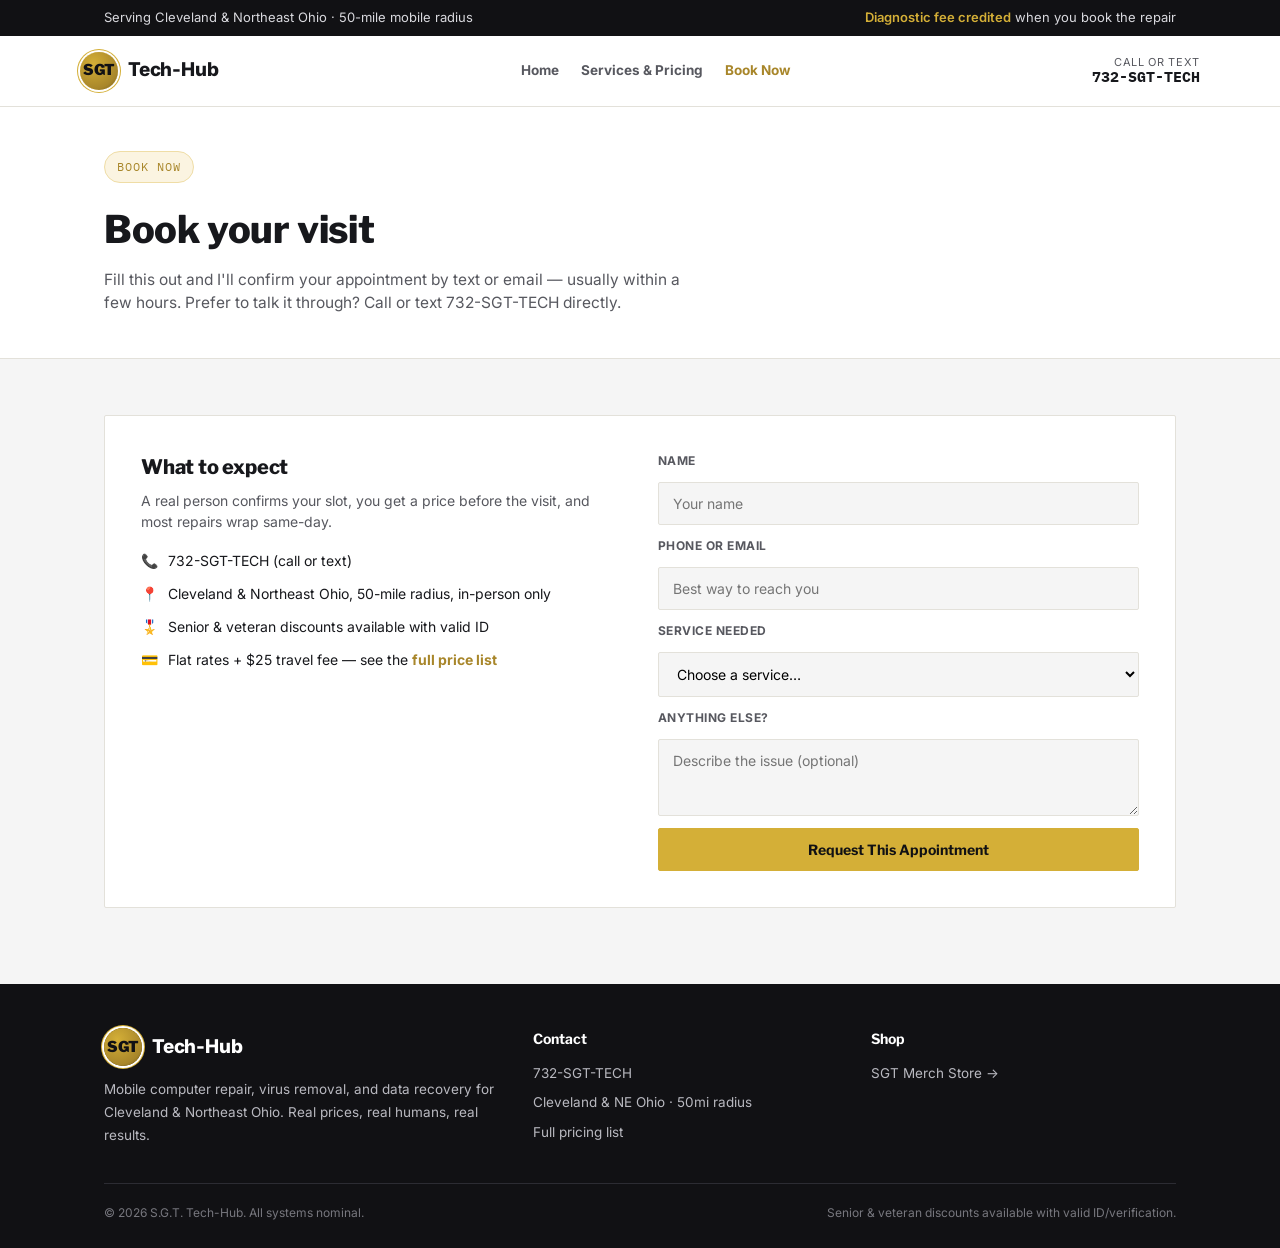
<file: trch-hub/book.html>
<!DOCTYPE html>
<html lang="en">
<head>
<meta charset="UTF-8">
<meta name="viewport" content="width=device-width, initial-scale=1.0">
<title>Book Now | S.G.T. Tech-Hub</title>
<meta name="description" content="Book a computer repair appointment with SGT Tech-Hub — mobile service across Cleveland & Northeast Ohio.">
<link rel="preconnect" href="https://fonts.googleapis.com">
<link rel="preconnect" href="https://fonts.gstatic.com" crossorigin>
<link href="https://fonts.googleapis.com/css2?family=Libre+Franklin:wght@500;700;800;900&family=Inter:wght@400;500;600&family=IBM+Plex+Mono:wght@500;600&display=swap" rel="stylesheet">
<link rel="stylesheet" href="style.css">
</head>
<body>

<div class="utility-bar">
  <div class="wrap">
    <span>Serving Cleveland &amp; Northeast Ohio · 50-mile mobile radius</span>
    <span><strong>Diagnostic fee credited</strong> when you book the repair</span>
  </div>
</div>

<header>
  <div class="wrap header-row">
    <a href="index.html" class="brand">
      <div class="brand-mark">SGT</div>
      <div class="brand-text">Tech-Hub</div>
    </a>
    <nav>
      <a href="index.html">Home</a>
      <a href="services.html">Services &amp; Pricing</a>
      <a href="book.html" class="active">Book Now</a>
    </nav>
    <div class="header-actions">
      <div class="call-chip">
        <small>Call or text</small>
        <strong>732-SGT-TECH</strong>
      </div>
    </div>
  </div>
</header>

<div class="page-hero">
  <div class="wrap">
    <span class="eyebrow">Book Now</span>
    <h1>Book your visit</h1>
    <p>Fill this out and I'll confirm your appointment by text or email — usually within a few hours. Prefer to talk it through? Call or text 732-SGT-TECH directly.</p>
  </div>
</div>

<section>
  <div class="wrap">
    <div class="book-panel">
      <div>
        <h3>What to expect</h3>
        <p>A real person confirms your slot, you get a price before the visit, and most repairs wrap same-day.</p>
        <div class="info-line"><b>📞</b><span>732-SGT-TECH (call or text)</span></div>
        <div class="info-line"><b>📍</b><span>Cleveland &amp; Northeast Ohio, 50-mile radius, in-person only</span></div>
        <div class="info-line"><b>🎖️</b><span>Senior &amp; veteran discounts available with valid ID</span></div>
        <div class="info-line"><b>💳</b><span>Flat rates + $25 travel fee — see the <a href="services.html" style="color:var(--gold-deep);font-weight:700;">full price list</a></span></div>
      </div>
      <div>
        <form class="book-form" id="bookForm">
          <label for="name">Name</label>
          <input id="name" type="text" placeholder="Your name" required>
          <label for="contact">Phone or email</label>
          <input id="contact" type="text" placeholder="Best way to reach you" required>
          <label for="serviceSelect">Service needed</label>
          <select id="serviceSelect" required>
            <option value="">Choose a service…</option>
            <option>Diagnostic Only</option>
            <option>Won't Turn On</option>
            <option>Running Slow</option>
            <option>Error / Blue Screen</option>
            <option>Virus / Malware</option>
            <option>Data Recovery</option>
            <option>Network Support</option>
            <option>Tech Lesson</option>
          </select>
          <label for="notes">Anything else?</label>
          <textarea id="notes" rows="3" placeholder="Describe the issue (optional)"></textarea>
          <button class="btn btn-gold btn-block" type="submit">Request This Appointment</button>
        </form>
        <div class="form-success" id="formSuccess">
          <div class="glyph">✅</div>
          <h4>Request received</h4>
          <p>Thanks — I'll text or email you to confirm a time, usually within a few hours. For anything urgent, call or text <a href="tel:+17327488324" style="color:var(--gold-deep);font-weight:700;">732-SGT-TECH</a>.</p>
        </div>
      </div>
    </div>
  </div>
</section>

<footer>
  <div class="wrap">
    <div class="footer-grid">
      <div>
        <div class="brand" style="margin-bottom:12px;"><div class="brand-mark">SGT</div><div class="brand-text">Tech-Hub</div></div>
        <p>Mobile computer repair, virus removal, and data recovery for Cleveland &amp; Northeast Ohio. Real prices, real humans, real results.</p>
      </div>
      <div>
        <h5>Contact</h5>
        <ul>
          <li><a href="tel:+17327488324">732-SGT-TECH</a></li>
          <li>Cleveland &amp; NE Ohio · 50mi radius</li>
          <li><a href="services.html">Full pricing list</a></li>
        </ul>
      </div>
      <div>
        <h5>Shop</h5>
        <ul>
          <li><a href="../merch.html">SGT Merch Store →</a></li>
        </ul>
      </div>
    </div>
    <div class="footer-bottom">
      <span>© 2026 S.G.T. Tech-Hub. All systems nominal.</span>
      <span>Senior &amp; veteran discounts available with valid ID/verification.</span>
    </div>
  </div>
</footer>

<script src="script.js"></script>
</body>
</html>
</file>
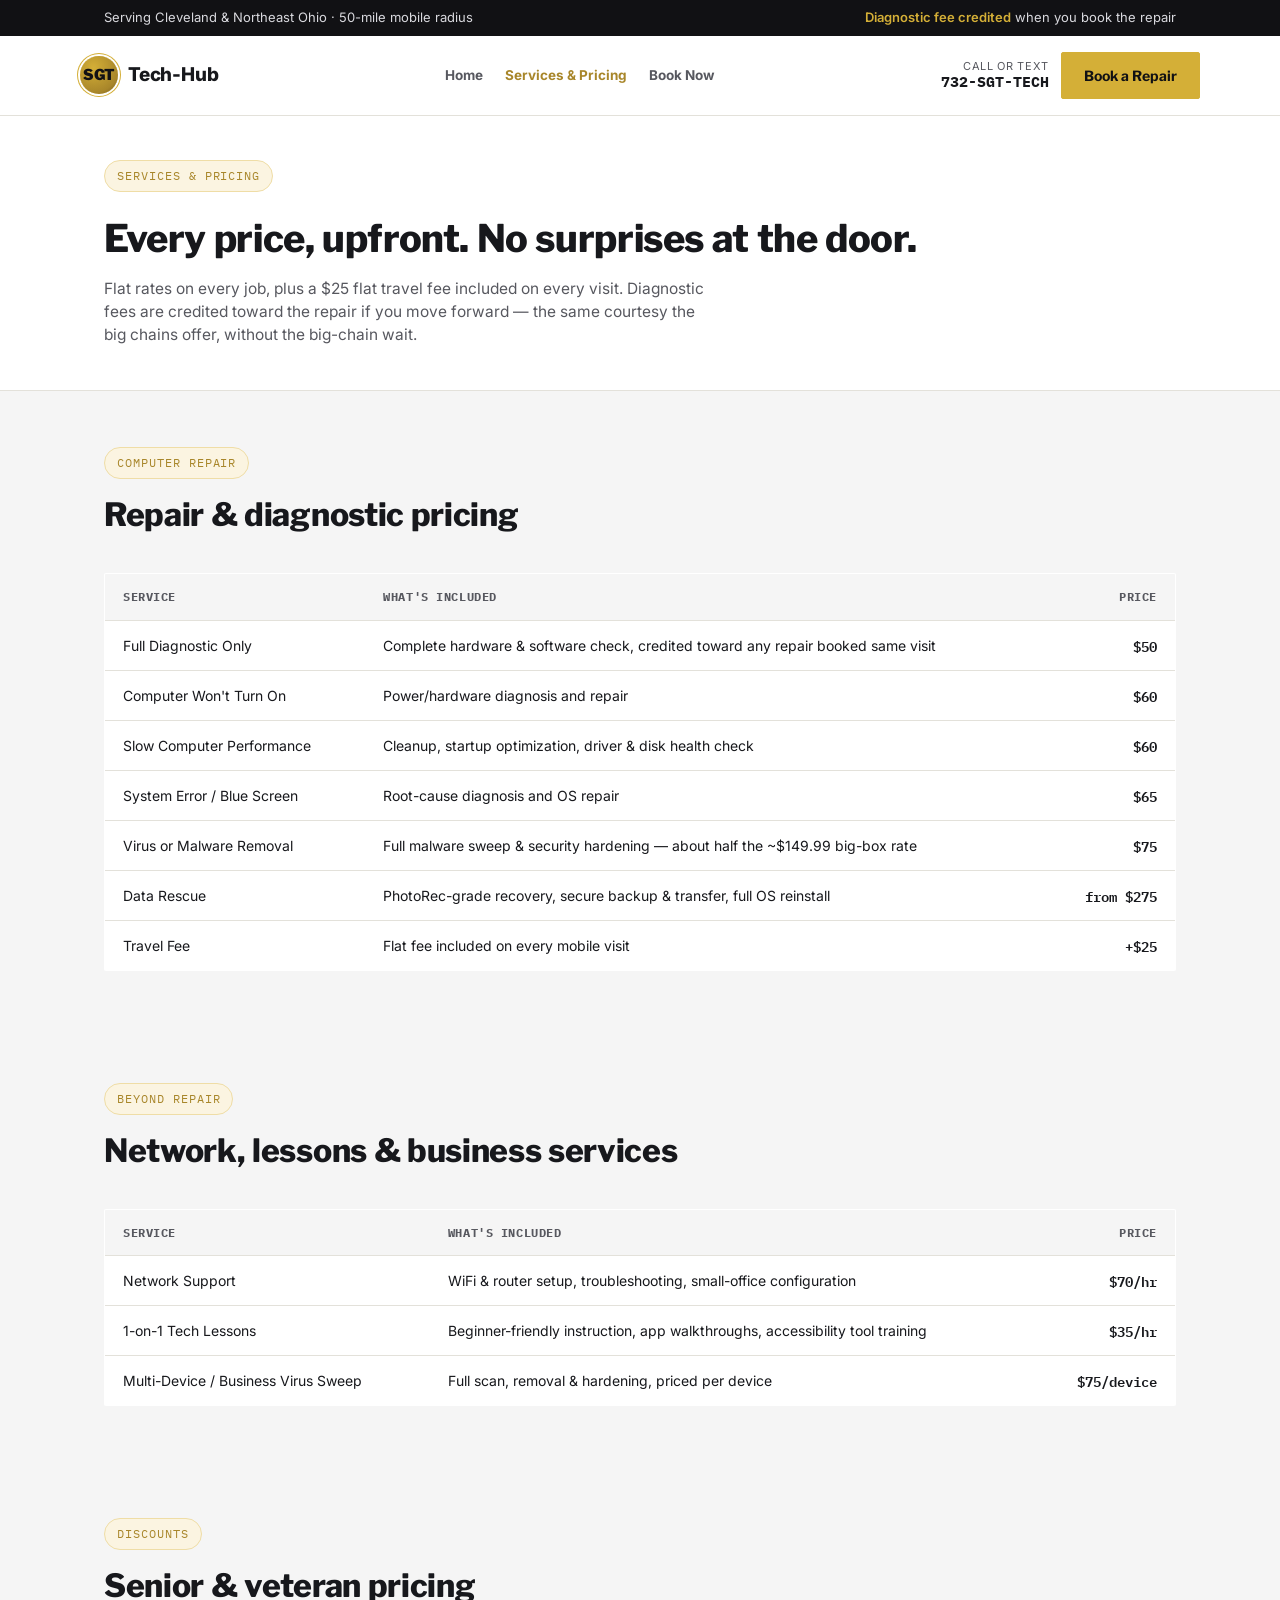
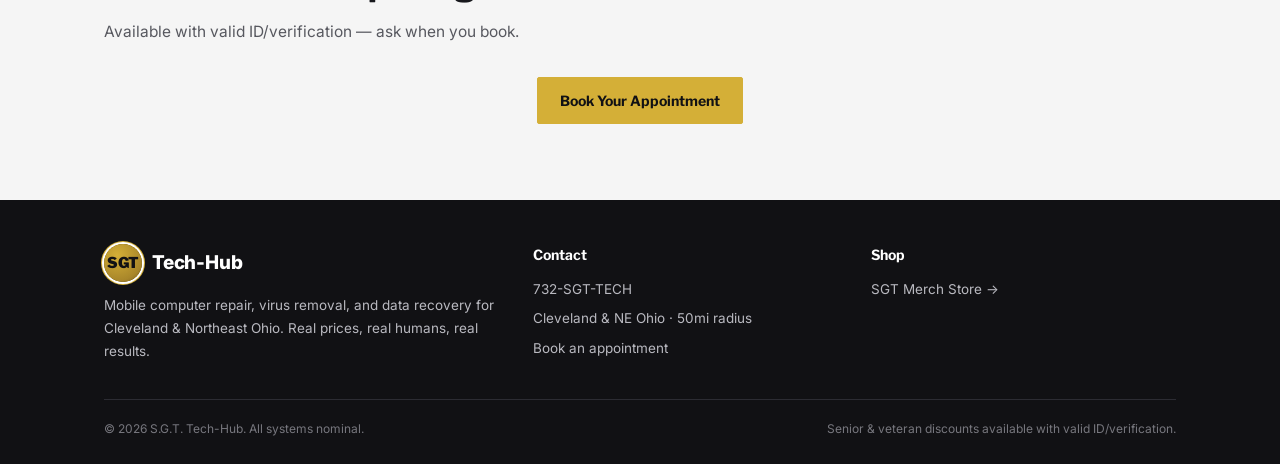
<file: trch-hub/services.html>
<!DOCTYPE html>
<html lang="en">
<head>
<meta charset="UTF-8">
<meta name="viewport" content="width=device-width, initial-scale=1.0">
<title>Services & Pricing | S.G.T. Tech-Hub</title>
<meta name="description" content="Full flat-rate pricing for SGT Tech-Hub computer repair, virus removal, network support, and data recovery.">
<link rel="preconnect" href="https://fonts.googleapis.com">
<link rel="preconnect" href="https://fonts.gstatic.com" crossorigin>
<link href="https://fonts.googleapis.com/css2?family=Libre+Franklin:wght@500;700;800;900&family=Inter:wght@400;500;600&family=IBM+Plex+Mono:wght@500;600&display=swap" rel="stylesheet">
<link rel="stylesheet" href="style.css">
</head>
<body>

<div class="utility-bar">
  <div class="wrap">
    <span>Serving Cleveland &amp; Northeast Ohio · 50-mile mobile radius</span>
    <span><strong>Diagnostic fee credited</strong> when you book the repair</span>
  </div>
</div>

<header>
  <div class="wrap header-row">
    <a href="index.html" class="brand">
      <div class="brand-mark">SGT</div>
      <div class="brand-text">Tech-Hub</div>
    </a>
    <nav>
      <a href="index.html">Home</a>
      <a href="services.html" class="active">Services &amp; Pricing</a>
      <a href="book.html">Book Now</a>
    </nav>
    <div class="header-actions">
      <div class="call-chip">
        <small>Call or text</small>
        <strong>732-SGT-TECH</strong>
      </div>
      <a href="book.html" class="btn btn-gold">Book a Repair</a>
    </div>
  </div>
</header>

<div class="page-hero">
  <div class="wrap">
    <span class="eyebrow">Services &amp; Pricing</span>
    <h1>Every price, upfront. No surprises at the door.</h1>
    <p>Flat rates on every job, plus a $25 flat travel fee included on every visit. Diagnostic fees are credited toward the repair if you move forward — the same courtesy the big chains offer, without the big-chain wait.</p>
  </div>
</div>

<section>
  <div class="wrap">
    <div class="section-head">
      <span class="eyebrow">Computer Repair</span>
      <h2>Repair &amp; diagnostic pricing</h2>
    </div>
    <table class="price-table">
      <thead>
        <tr><th>Service</th><th>What's included</th><th style="text-align:right;">Price</th></tr>
      </thead>
      <tbody>
        <tr><td>Full Diagnostic Only</td><td>Complete hardware &amp; software check, credited toward any repair booked same visit</td><td class="amt">$50</td></tr>
        <tr><td>Computer Won't Turn On</td><td>Power/hardware diagnosis and repair</td><td class="amt">$60</td></tr>
        <tr><td>Slow Computer Performance</td><td>Cleanup, startup optimization, driver &amp; disk health check</td><td class="amt">$60</td></tr>
        <tr><td>System Error / Blue Screen</td><td>Root-cause diagnosis and OS repair</td><td class="amt">$65</td></tr>
        <tr><td>Virus or Malware Removal</td><td>Full malware sweep &amp; security hardening — about half the ~$149.99 big-box rate</td><td class="amt">$75</td></tr>
        <tr><td>Data Rescue</td><td>PhotoRec-grade recovery, secure backup &amp; transfer, full OS reinstall</td><td class="amt">from $275</td></tr>
        <tr><td>Travel Fee</td><td>Flat fee included on every mobile visit</td><td class="amt">+$25</td></tr>
      </tbody>
    </table>
  </div>
</section>

<section>
  <div class="wrap">
    <div class="section-head">
      <span class="eyebrow">Beyond repair</span>
      <h2>Network, lessons &amp; business services</h2>
    </div>
    <table class="price-table">
      <thead>
        <tr><th>Service</th><th>What's included</th><th style="text-align:right;">Price</th></tr>
      </thead>
      <tbody>
        <tr><td>Network Support</td><td>WiFi &amp; router setup, troubleshooting, small-office configuration</td><td class="amt">$70/hr</td></tr>
        <tr><td>1-on-1 Tech Lessons</td><td>Beginner-friendly instruction, app walkthroughs, accessibility tool training</td><td class="amt">$35/hr</td></tr>
        <tr><td>Multi-Device / Business Virus Sweep</td><td>Full scan, removal &amp; hardening, priced per device</td><td class="amt">$75/device</td></tr>
      </tbody>
    </table>
  </div>
</section>

<section>
  <div class="wrap">
    <div class="section-head">
      <span class="eyebrow">Discounts</span>
      <h2>Senior &amp; veteran pricing</h2>
      <p>Available with valid ID/verification — ask when you book.</p>
    </div>
    <div style="text-align:center;">
      <a href="book.html" class="btn btn-gold">Book Your Appointment</a>
    </div>
  </div>
</section>

<footer>
  <div class="wrap">
    <div class="footer-grid">
      <div>
        <div class="brand" style="margin-bottom:12px;"><div class="brand-mark">SGT</div><div class="brand-text">Tech-Hub</div></div>
        <p>Mobile computer repair, virus removal, and data recovery for Cleveland &amp; Northeast Ohio. Real prices, real humans, real results.</p>
      </div>
      <div>
        <h5>Contact</h5>
        <ul>
          <li><a href="tel:+17327488324">732-SGT-TECH</a></li>
          <li>Cleveland &amp; NE Ohio · 50mi radius</li>
          <li><a href="book.html">Book an appointment</a></li>
        </ul>
      </div>
      <div>
        <h5>Shop</h5>
        <ul>
          <li><a href="../merch.html">SGT Merch Store →</a></li>
        </ul>
      </div>
    </div>
    <div class="footer-bottom">
      <span>© 2026 S.G.T. Tech-Hub. All systems nominal.</span>
      <span>Senior &amp; veteran discounts available with valid ID/verification.</span>
    </div>
  </div>
</footer>

<script src="script.js"></script>
</body>
</html>
</file>
<file: style.css>
/* ============================================
   SATURN GOLD TYCOON — main site stylesheet
   ============================================ */
:root{
  --bg:#0A0A12;
  --surface:#171725;
  --line:#2A2A3C;
  --gold:#D4AF37;
  --gold-soft:#F2D57E;
  --purple:#8B6CF2;
  --purple-deep:#5B3FA8;
  --ink:#F2F2F5;
  --ink-soft:#A7A7B8;
  --radius:3px;
}
*{box-sizing:border-box;margin:0;padding:0;}
html{scroll-behavior:smooth;}
body{
  background:var(--bg);
  color:var(--ink);
  font-family:'Inter',system-ui,sans-serif;
  line-height:1.55;
  -webkit-font-smoothing:antialiased;
}
h1,h2,h3,h4{font-family:'Orbitron',sans-serif;letter-spacing:.01em;}
.mono{font-family:'IBM Plex Mono',monospace;}
a{color:inherit;text-decoration:none;}
img{max-width:100%;display:block;}
.wrap{max-width:1160px;margin:0 auto;padding:0 24px;}
ul{list-style:none;}

/* Starfield backdrop — layered depth + drift + twinkle */
.cosmos{
  position:fixed;inset:0;z-index:-1;
  background-color:var(--bg);
  overflow:hidden;
}
.cosmos::before, .cosmos::after{
  content:'';position:absolute;inset:-10%;
}
.cosmos::before{
  background:
    radial-gradient(ellipse 900px 600px at 12% -10%, rgba(139,108,242,.28), transparent 60%),
    radial-gradient(ellipse 800px 600px at 92% 8%, rgba(212,175,55,.18), transparent 55%),
    radial-gradient(ellipse 700px 500px at 50% 105%, rgba(139,108,242,.16), transparent 60%);
  animation:drift 40s ease-in-out infinite alternate;
}
.cosmos::after{
  background-image:
    radial-gradient(1.6px 1.6px at 8% 12%, #fff, transparent),
    radial-gradient(1.2px 1.2px at 22% 38%, #fff, transparent),
    radial-gradient(2px 2px at 35% 8%, var(--gold-soft), transparent),
    radial-gradient(1px 1px at 44% 62%, #fff, transparent),
    radial-gradient(1.4px 1.4px at 58% 22%, #fff, transparent),
    radial-gradient(1px 1px at 67% 78%, #fff, transparent),
    radial-gradient(2px 2px at 78% 45%, var(--purple), transparent),
    radial-gradient(1.2px 1.2px at 85% 15%, #fff, transparent),
    radial-gradient(1px 1px at 93% 68%, #fff, transparent),
    radial-gradient(1.6px 1.6px at 14% 82%, #fff, transparent),
    radial-gradient(1px 1px at 30% 92%, #fff, transparent),
    radial-gradient(1.3px 1.3px at 50% 50%, #fff, transparent),
    radial-gradient(1px 1px at 72% 92%, #fff, transparent),
    radial-gradient(1.5px 1.5px at 96% 90%, #fff, transparent);
  background-size:900px 700px;
  background-repeat:repeat;
  animation:twinkle 5s ease-in-out infinite alternate;
}
@keyframes drift{
  0%{transform:translate(0,0) scale(1);}
  100%{transform:translate(-2%,1.5%) scale(1.03);}
}
@keyframes twinkle{
  0%{opacity:.55;}
  50%{opacity:1;}
  100%{opacity:.7;}
}
@media (prefers-reduced-motion: reduce){
  .cosmos::before, .cosmos::after{animation:none;}
}

/* Header */
header{
  position:sticky;top:0;z-index:50;
  background:rgba(10,10,18,.88);backdrop-filter:blur(10px);
  border-bottom:1px solid var(--line);
}
.header-row{display:flex;align-items:center;justify-content:space-between;padding:16px 0;flex-wrap:wrap;gap:14px;}
.brand{display:flex;align-items:center;gap:10px;}
.ring{
  width:34px;height:34px;border-radius:50%;position:relative;flex-shrink:0;
  background:radial-gradient(circle at 35% 30%, var(--gold-soft), var(--gold) 55%, #7a5f18 100%);
  box-shadow:0 0 14px rgba(212,175,55,.5);
}
.ring::after{
  content:'';position:absolute;left:-8px;top:50%;width:50px;height:9px;
  border:1.5px solid rgba(212,175,55,.6);border-radius:50%;transform:translateY(-50%) rotate(-10deg);
}
.brand-text{font-family:'Orbitron';font-weight:800;font-size:15px;letter-spacing:.03em;}
.brand-text .sub{display:block;font-family:'Inter';font-weight:500;font-size:10px;color:var(--purple);letter-spacing:.12em;text-transform:uppercase;}
nav{display:flex;gap:22px;flex-wrap:wrap;}
nav a{font-size:13.5px;font-weight:600;color:var(--ink-soft);transition:color .15s;}
nav a:hover,nav a.active{color:var(--gold);}

.btn{
  position:relative;
  display:inline-flex;align-items:center;gap:8px;padding:12px 24px;font-weight:700;font-size:13.5px;
  border-radius:999px;border:1.5px solid transparent;cursor:pointer;transition:all .2s ease;
  overflow:visible;isolation:isolate;
}
.btn::before{
  content:'';position:absolute;left:-9px;top:50%;width:26px;height:8px;
  border:1.5px solid currentColor;border-radius:50%;opacity:0;
  transform:translateY(-50%) rotate(-18deg) scale(.7);
  transition:opacity .2s ease, transform .25s ease;
  pointer-events:none;
}
.btn:hover::before{opacity:.55;transform:translateY(-50%) rotate(-18deg) scale(1);}
.btn-purple{background:radial-gradient(circle at 32% 28%, #b199f7, var(--purple) 60%, var(--purple-deep) 100%);color:#fff;border-color:var(--purple);box-shadow:0 0 0 rgba(139,108,242,0);}
.btn-purple:hover{box-shadow:0 0 22px rgba(139,108,242,.5);}
.btn-ghost{border-color:var(--line);color:var(--ink);background:transparent;}
.btn-ghost:hover{border-color:var(--gold);color:var(--gold);box-shadow:0 0 16px rgba(212,175,55,.25);}
.btn-gold{background:radial-gradient(circle at 32% 28%, var(--gold-soft), var(--gold) 60%, #8a6c1f 100%);color:#14141C;border-color:var(--gold);}
.btn-gold:hover{box-shadow:0 0 22px rgba(212,175,55,.5);}
.live-dot{width:7px;height:7px;border-radius:50%;background:#ff4757;box-shadow:0 0 6px #ff4757;animation:pulse 1.6s infinite;}
@keyframes pulse{0%,100%{opacity:1;}50%{opacity:.4;}}

/* Page hero (used on interior pages) */
.page-hero{padding:56px 0 40px;border-bottom:1px solid var(--line);}
.page-hero .eyebrow{margin-bottom:16px;}
.page-hero h1{font-size:clamp(28px,4.5vw,44px);margin-bottom:14px;}
.page-hero p{color:var(--ink-soft);font-size:16px;max-width:56ch;}

.eyebrow{
  display:inline-flex;align-items:center;gap:8px;font-family:'IBM Plex Mono';font-size:11.5px;
  letter-spacing:.1em;text-transform:uppercase;color:var(--gold-soft);
  border:1px solid rgba(212,175,55,.35);background:rgba(212,175,55,.07);
  padding:6px 14px;border-radius:20px;
}

section{padding:56px 0;}
.section-head{max-width:640px;margin:0 auto 36px;text-align:center;}
.section-head .eyebrow{margin-bottom:14px;}
.section-head h2{font-size:clamp(24px,3.4vw,32px);margin-bottom:10px;}
.section-head p{color:var(--ink-soft);font-size:15px;}
.section-head.left{margin:0 0 30px;text-align:left;}

/* Hero (home page only) */
.hero{padding:70px 0 60px;text-align:center;}
.hero h1{font-size:clamp(34px,6vw,64px);font-weight:900;line-height:1.05;margin-bottom:18px;}
.hero h1 .accent{background:linear-gradient(90deg,var(--gold-soft),var(--purple));-webkit-background-clip:text;background-clip:text;color:transparent;}
.hero p{max-width:52ch;margin:0 auto 30px;color:var(--ink-soft);font-size:17px;}
.hero-ctas{display:flex;justify-content:center;gap:14px;flex-wrap:wrap;margin-bottom:40px;}
.platform-strip{display:flex;justify-content:center;gap:26px;flex-wrap:wrap;}
.platform-strip a{display:flex;align-items:center;gap:8px;font-size:13px;color:var(--ink-soft);font-weight:600;}
.platform-strip a:hover{color:var(--ink);}

/* Content / now card */
.content-grid{display:grid;grid-template-columns:1.2fr 1fr;gap:18px;}
.now-card{background:var(--surface);border:1px solid var(--line);border-radius:var(--radius);padding:26px;position:relative;overflow:hidden;}
.now-card::before{content:'';position:absolute;inset:0;background:linear-gradient(135deg, rgba(139,108,242,.12), transparent 60%);}
.now-card h3{font-size:20px;margin-bottom:6px;position:relative;}
.now-card p{color:var(--ink-soft);font-size:14px;margin-bottom:18px;position:relative;}
.tag-row{display:flex;gap:8px;flex-wrap:wrap;position:relative;}
.tag{font-size:11.5px;font-family:'IBM Plex Mono';padding:5px 10px;border:1px solid var(--line);border-radius:20px;color:var(--ink-soft);}
.link-list{display:flex;flex-direction:column;gap:10px;}
.link-card{background:var(--surface);border:1px solid var(--line);border-radius:var(--radius);padding:16px 18px;display:flex;justify-content:space-between;align-items:center;transition:border-color .15s;}
.link-card:hover{border-color:var(--gold);}
.link-card .t{font-weight:700;font-size:14px;}
.link-card .d{font-size:12px;color:var(--ink-soft);}
.link-card .arrow{color:var(--gold);font-size:16px;}

/* Ecosystem tiles */
.eco-grid{display:grid;grid-template-columns:repeat(3,1fr);gap:16px;}
.eco-card{background:var(--surface);border:1px solid var(--line);border-radius:var(--radius);padding:24px;display:flex;flex-direction:column;gap:10px;}
.eco-icon{font-size:22px;}
.eco-card h4{font-size:15.5px;font-family:'Inter';font-weight:700;}
.eco-card p{font-size:13px;color:var(--ink-soft);flex-grow:1;}
.eco-card a{font-size:12.5px;font-weight:700;color:var(--gold);}
.eco-card.featured{border-color:var(--gold);background:linear-gradient(160deg, rgba(212,175,55,.08), var(--surface));}
.eco-card .status{font-family:'IBM Plex Mono';font-size:10.5px;color:var(--purple);text-transform:uppercase;letter-spacing:.06em;}

/* About */
.about{display:grid;grid-template-columns:.8fr 1.2fr;gap:40px;align-items:center;}
.about-portrait{aspect-ratio:1/1;border-radius:50%;border:2px solid var(--gold);background:radial-gradient(circle at 35% 30%, rgba(212,175,55,.25), rgba(139,108,242,.2) 70%, var(--surface));display:flex;align-items:center;justify-content:center;font-family:'Orbitron';font-weight:900;color:var(--gold-soft);font-size:15px;}
.about h2{font-size:26px;margin-bottom:14px;}
.about p{color:var(--ink-soft);font-size:15px;margin-bottom:14px;}

.timeline{display:flex;flex-direction:column;gap:0;border-left:2px solid var(--line);margin-left:8px;}
.timeline-item{position:relative;padding:0 0 30px 26px;}
.timeline-item::before{content:'';position:absolute;left:-7px;top:2px;width:12px;height:12px;border-radius:50%;background:var(--gold);box-shadow:0 0 0 3px var(--bg);}
.timeline-item h4{font-family:'Inter';font-size:15px;font-weight:700;margin-bottom:4px;}
.timeline-item .when{font-family:'IBM Plex Mono';font-size:11.5px;color:var(--purple);margin-bottom:6px;display:block;}
.timeline-item p{font-size:13.5px;color:var(--ink-soft);}

/* News */
.news-grid{display:grid;grid-template-columns:repeat(3,1fr);gap:16px;}
.news-card{background:var(--surface);border:1px solid var(--line);border-radius:var(--radius);overflow:hidden;}
.news-thumb{aspect-ratio:16/9;background:linear-gradient(135deg, rgba(139,108,242,.25), rgba(212,175,55,.15));display:flex;align-items:center;justify-content:center;font-size:26px;}
.news-body{padding:16px 18px;}
.news-date{font-family:'IBM Plex Mono';font-size:11px;color:var(--gold);margin-bottom:6px;}
.news-card h4{font-family:'Inter';font-weight:700;font-size:14.5px;margin-bottom:6px;}
.news-card p{font-size:12.5px;color:var(--ink-soft);}

/* Newsletter */
.newsletter{background:var(--surface);border:1px solid var(--line);border-radius:var(--radius);padding:36px;display:flex;justify-content:space-between;align-items:center;flex-wrap:wrap;gap:20px;}
.newsletter h3{font-size:18px;margin-bottom:6px;}
.newsletter p{color:var(--ink-soft);font-size:13.5px;}
.newsletter form{display:flex;gap:10px;flex-wrap:wrap;}
.newsletter input{padding:12px 16px;border-radius:var(--radius);border:1.5px solid var(--line);background:var(--bg);color:var(--ink);font-size:14px;min-width:220px;}

/* Twitch page embed block */
.embed-frame{
  aspect-ratio:16/9;background:var(--surface);border:1px solid var(--line);border-radius:var(--radius);
  display:flex;flex-direction:column;align-items:center;justify-content:center;gap:14px;text-align:center;padding:30px;
}
.embed-frame .glyph{font-size:40px;}
.embed-frame p{color:var(--ink-soft);max-width:40ch;font-size:14px;}

/* Coming soon (merch) */
.coming-soon{text-align:center;padding:70px 24px;border:1px dashed var(--line);border-radius:var(--radius);background:var(--surface);}
.coming-soon .glyph{font-size:44px;margin-bottom:16px;}
.coming-soon h2{margin-bottom:10px;}
.coming-soon p{color:var(--ink-soft);max-width:44ch;margin:0 auto 24px;}

footer{border-top:1px solid var(--line);padding:44px 0 26px;margin-top:20px;}
.footer-grid{display:grid;grid-template-columns:1.3fr 1fr 1fr 1fr;gap:28px;margin-bottom:30px;}
footer h5{font-family:'Orbitron';font-size:13px;margin-bottom:14px;color:var(--gold-soft);}
footer li{font-size:13.5px;margin-bottom:9px;color:var(--ink-soft);}
footer li a:hover{color:var(--gold);}
footer p{color:var(--ink-soft);font-size:13.5px;line-height:1.7;}
.footer-bottom{border-top:1px solid var(--line);padding-top:20px;display:flex;justify-content:space-between;flex-wrap:wrap;gap:10px;font-size:12px;color:#6E6E80;}

@media(max-width:900px){
  nav{display:none;}
  .content-grid{grid-template-columns:1fr;}
  .eco-grid{grid-template-columns:1fr 1fr;}
  .about{grid-template-columns:1fr;text-align:center;}
  .about-portrait{max-width:220px;margin:0 auto;}
  .news-grid{grid-template-columns:1fr;}
  .footer-grid{grid-template-columns:1fr 1fr;}
}
@media(max-width:560px){.eco-grid{grid-template-columns:1fr;}}
</file>
<file: trch-hub/style.css>
/* ============================================
   SGT TECH-HUB — stylesheet
   ============================================ */
:root{
  --bg:#F5F5F5;
  --surface:#FFFFFF;
  --ink:#17181C;
  --ink-soft:#57585F;
  --gold:#D4AF37;
  --gold-deep:#A8862A;
  --dark:#111114;
  --line:#E3E1DA;
  --ok:#2E6B4F;
  --radius:2px;
}
*{box-sizing:border-box;margin:0;padding:0;}
html{scroll-behavior:smooth;}
body{
  background:var(--bg);
  color:var(--ink);
  font-family:'Inter',system-ui,sans-serif;
  line-height:1.5;
  -webkit-font-smoothing:antialiased;
}
h1,h2,h3,h4{font-family:'Libre Franklin',sans-serif;letter-spacing:-0.01em;font-weight:800;}
.mono{font-family:'IBM Plex Mono',monospace;}
a{color:inherit;text-decoration:none;}
img{max-width:100%;display:block;}
.wrap{max-width:1120px;margin:0 auto;padding:0 24px;}
ul{list-style:none;}

.utility-bar{background:var(--dark);color:#D9D9DE;font-size:13px;padding:8px 0;}
.utility-bar .wrap{display:flex;justify-content:space-between;align-items:center;flex-wrap:wrap;gap:6px;}
.utility-bar strong{color:var(--gold);font-weight:600;}

header{background:var(--surface);border-bottom:1px solid var(--line);position:sticky;top:0;z-index:50;}
.header-row{display:flex;align-items:center;justify-content:space-between;padding:16px 0;gap:16px;flex-wrap:wrap;}
.brand{display:flex;align-items:center;gap:10px;}
.brand-mark{
  width:38px;height:38px;border-radius:50%;
  background:radial-gradient(circle at 35% 30%, var(--gold), var(--gold-deep) 70%, #6b5417 100%);
  display:flex;align-items:center;justify-content:center;
  font-family:'Libre Franklin';font-weight:900;color:var(--dark);font-size:15px;
  box-shadow:0 0 0 2px var(--surface), 0 0 0 3px var(--gold);
}
.brand-text{font-size:19px;font-weight:800;letter-spacing:-0.01em;}
nav{display:flex;gap:22px;flex-wrap:wrap;align-items:center;}
nav a{font-size:13.5px;font-weight:700;color:var(--ink-soft);}
nav a:hover,nav a.active{color:var(--gold-deep);}
.header-actions{display:flex;align-items:center;gap:12px;}
.call-chip{display:flex;flex-direction:column;line-height:1.15;text-align:right;}
.call-chip small{color:var(--ink-soft);font-size:11px;text-transform:uppercase;letter-spacing:.06em;}
.call-chip strong{font-size:15px;font-family:'IBM Plex Mono';}

.btn{display:inline-flex;align-items:center;justify-content:center;gap:8px;padding:12px 22px;font-weight:700;font-size:14px;border-radius:var(--radius);border:1.5px solid transparent;cursor:pointer;transition:all .15s ease;font-family:'Libre Franklin';}
.btn-gold{background:var(--gold);color:var(--dark);border-color:var(--gold);}
.btn-gold:hover{background:var(--gold-deep);border-color:var(--gold-deep);}
.btn-outline{background:transparent;color:var(--dark);border-color:var(--dark);}
.btn-outline:hover{background:var(--dark);color:#fff;}
.btn-block{width:100%;}

.hero{background:var(--surface);border-bottom:1px solid var(--line);padding:56px 0 48px;}
.hero-grid{display:grid;grid-template-columns:1.1fr .9fr;gap:48px;align-items:center;}
.eyebrow{display:inline-flex;align-items:center;gap:8px;font-family:'IBM Plex Mono';font-size:12px;letter-spacing:.08em;text-transform:uppercase;color:var(--gold-deep);background:#FBF4E1;border:1px solid #EFDDA6;padding:6px 12px;border-radius:20px;margin-bottom:18px;}
.hero h1{font-size:clamp(30px,4vw,44px);line-height:1.08;margin-bottom:16px;}
.hero p.lede{font-size:17px;color:var(--ink-soft);max-width:46ch;margin-bottom:26px;}
.hero-ctas{display:flex;gap:12px;flex-wrap:wrap;margin-bottom:28px;}
.trust-row{display:flex;gap:22px;flex-wrap:wrap;}
.trust-item{display:flex;align-items:center;gap:8px;font-size:13.5px;color:var(--ink-soft);}
.trust-item .dot{width:7px;height:7px;border-radius:50%;background:var(--ok);flex-shrink:0;}

.page-hero{background:var(--surface);border-bottom:1px solid var(--line);padding:44px 0;}
.page-hero h1{font-size:clamp(26px,4vw,38px);margin-bottom:10px;}
.page-hero p{color:var(--ink-soft);font-size:15.5px;max-width:60ch;}

.quote-card{background:var(--surface);border:1px solid var(--line);border-top:4px solid var(--gold);border-radius:var(--radius);padding:26px;box-shadow:0 10px 30px -18px rgba(0,0,0,.25);}
.quote-card h3{font-size:17px;margin-bottom:4px;}
.quote-card .sub{font-size:13px;color:var(--ink-soft);margin-bottom:18px;}
.steps{display:flex;gap:6px;margin-bottom:20px;}
.steps span{flex:1;height:4px;background:var(--line);border-radius:2px;}
.steps span.active{background:var(--gold);}
.field-label{font-size:12px;font-weight:700;text-transform:uppercase;letter-spacing:.05em;color:var(--ink-soft);margin-bottom:8px;display:block;}
.option-grid{display:grid;grid-template-columns:1fr 1fr;gap:8px;margin-bottom:18px;}
.option-grid button{text-align:left;padding:10px 12px;border:1.5px solid var(--line);background:var(--bg);border-radius:var(--radius);font-size:13px;font-weight:600;cursor:pointer;font-family:'Inter';display:flex;justify-content:space-between;gap:6px;}
.option-grid button .p{color:var(--gold-deep);font-family:'IBM Plex Mono';font-weight:600;font-size:12px;}
.option-grid button.selected{border-color:var(--gold);background:#FBF4E1;}
.quote-total{display:flex;justify-content:space-between;align-items:baseline;border-top:1px dashed var(--line);padding-top:16px;margin-bottom:16px;}
.quote-total .label{font-size:13px;color:var(--ink-soft);}
.quote-total .amount{font-family:'IBM Plex Mono';font-size:28px;font-weight:600;}
.quote-fine{font-size:11.5px;color:var(--ink-soft);margin-top:10px;text-align:center;}

section{padding:56px 0;}
.section-head{max-width:640px;margin-bottom:34px;}
.section-head .eyebrow{margin-bottom:12px;}
.section-head h2{font-size:clamp(24px,3vw,32px);margin-bottom:10px;}
.section-head p{color:var(--ink-soft);font-size:15.5px;}

.svc-grid{display:grid;grid-template-columns:repeat(3,1fr);gap:16px;}
.svc-card{background:var(--surface);border:1px solid var(--line);border-radius:var(--radius);padding:22px;display:flex;flex-direction:column;gap:10px;transition:border-color .15s;}
.svc-card:hover{border-color:var(--gold);}
.svc-icon{width:42px;height:42px;border-radius:50%;background:var(--bg);border:1px solid var(--line);display:flex;align-items:center;justify-content:center;font-size:19px;margin-bottom:4px;}
.svc-card h4{font-size:16px;}
.svc-card p{font-size:13.5px;color:var(--ink-soft);flex-grow:1;}
.svc-price-row{display:flex;justify-content:space-between;align-items:center;border-top:1px solid var(--line);padding-top:12px;margin-top:4px;}
.svc-price{font-family:'IBM Plex Mono';font-weight:600;font-size:15px;}
.svc-price small{font-family:'Inter';color:var(--ink-soft);font-weight:400;font-size:11px;}
.svc-link{font-size:13px;font-weight:700;color:var(--gold-deep);}
.svc-includes{font-size:12.5px;color:var(--ink-soft);padding-left:16px;margin-top:2px;}
.svc-includes li{list-style:disc;margin-bottom:4px;}

.compare{background:var(--dark);color:#fff;border-radius:var(--radius);padding:36px;display:grid;grid-template-columns:1.1fr 1fr;gap:32px;align-items:center;}
.compare h2{color:#fff;font-size:24px;margin-bottom:10px;}
.compare p{color:#C7C7CE;font-size:14.5px;max-width:44ch;}
.compare-table{background:#1B1B20;border-radius:var(--radius);overflow:hidden;border:1px solid #2C2C33;}
.compare-row{display:grid;grid-template-columns:1.4fr 1fr 1fr;font-size:13px;padding:12px 16px;border-bottom:1px solid #2C2C33;}
.compare-row:last-child{border-bottom:none;}
.compare-row.head{background:#232329;font-weight:700;color:var(--gold);font-family:'IBM Plex Mono';font-size:11px;text-transform:uppercase;letter-spacing:.05em;}
.compare-row .us{color:var(--gold);font-weight:700;font-family:'IBM Plex Mono';}
.compare-row .them{color:#8C8C94;font-family:'IBM Plex Mono';}

.steps-3{display:grid;grid-template-columns:repeat(3,1fr);gap:16px;}
.step-card{background:var(--surface);border:1px solid var(--line);padding:24px;border-radius:var(--radius);position:relative;}
.step-num{font-family:'IBM Plex Mono';color:var(--gold-deep);font-weight:600;font-size:13px;border:1px solid var(--gold);width:26px;height:26px;border-radius:50%;display:flex;align-items:center;justify-content:center;margin-bottom:14px;}
.step-card h4{font-size:15.5px;margin-bottom:6px;}
.step-card p{font-size:13.5px;color:var(--ink-soft);}

.book-panel{background:var(--surface);border:1px solid var(--line);border-radius:var(--radius);padding:36px;display:grid;grid-template-columns:1fr 1fr;gap:36px;}
.book-panel h3{font-size:20px;margin-bottom:8px;}
.book-panel p{color:var(--ink-soft);font-size:14px;margin-bottom:18px;}
.info-line{display:flex;gap:10px;font-size:14px;margin-bottom:12px;align-items:flex-start;}
.info-line b{font-weight:700;}
form.book-form{display:flex;flex-direction:column;gap:12px;}
form.book-form input,form.book-form select,form.book-form textarea{padding:12px 14px;border:1.5px solid var(--line);border-radius:var(--radius);font-family:'Inter';font-size:14px;background:var(--bg);}
form.book-form input:focus,form.book-form select:focus,form.book-form textarea:focus{outline:2px solid var(--gold);border-color:var(--gold);}
form.book-form label{font-size:12px;font-weight:700;text-transform:uppercase;letter-spacing:.04em;color:var(--ink-soft);}
.form-success{display:none;text-align:center;padding:30px 10px;}
.form-success .glyph{font-size:34px;margin-bottom:10px;}
.form-success h4{font-size:16px;margin-bottom:6px;}
.form-success p{color:var(--ink-soft);font-size:13.5px;}

footer{background:var(--dark);color:#B9B9C0;padding:44px 0 26px;margin-top:20px;}
.footer-grid{display:grid;grid-template-columns:1.3fr 1fr 1fr;gap:32px;margin-bottom:32px;}
footer h5{color:#fff;font-family:'Libre Franklin';font-size:14px;margin-bottom:14px;}
footer .brand-text{color:#fff;}
footer p{font-size:13.5px;line-height:1.7;}
footer li{font-size:13.5px;margin-bottom:9px;}
footer li a:hover{color:var(--gold);}
.footer-bottom{border-top:1px solid #2C2C33;padding-top:20px;display:flex;justify-content:space-between;flex-wrap:wrap;gap:10px;font-size:12px;color:#77777E;}
.footer-bottom a{color:var(--gold);font-weight:600;}

.price-table{width:100%;border-collapse:collapse;background:var(--surface);border:1px solid var(--line);border-radius:var(--radius);overflow:hidden;}
.price-table th,.price-table td{text-align:left;padding:14px 18px;border-bottom:1px solid var(--line);font-size:14px;}
.price-table th{background:var(--bg);font-family:'IBM Plex Mono';font-size:11.5px;text-transform:uppercase;letter-spacing:.05em;color:var(--ink-soft);}
.price-table td.amt{font-family:'IBM Plex Mono';font-weight:600;text-align:right;}
.price-table tr:last-child td{border-bottom:none;}

@media(max-width:880px){
  .hero-grid{grid-template-columns:1fr;}
  .svc-grid{grid-template-columns:1fr 1fr;}
  .compare{grid-template-columns:1fr;}
  .steps-3{grid-template-columns:1fr;}
  .book-panel{grid-template-columns:1fr;}
  .footer-grid{grid-template-columns:1fr;}
}
@media(max-width:560px){
  .svc-grid{grid-template-columns:1fr;}
  .option-grid{grid-template-columns:1fr;}
  .price-table{font-size:12.5px;}
}
</file>
